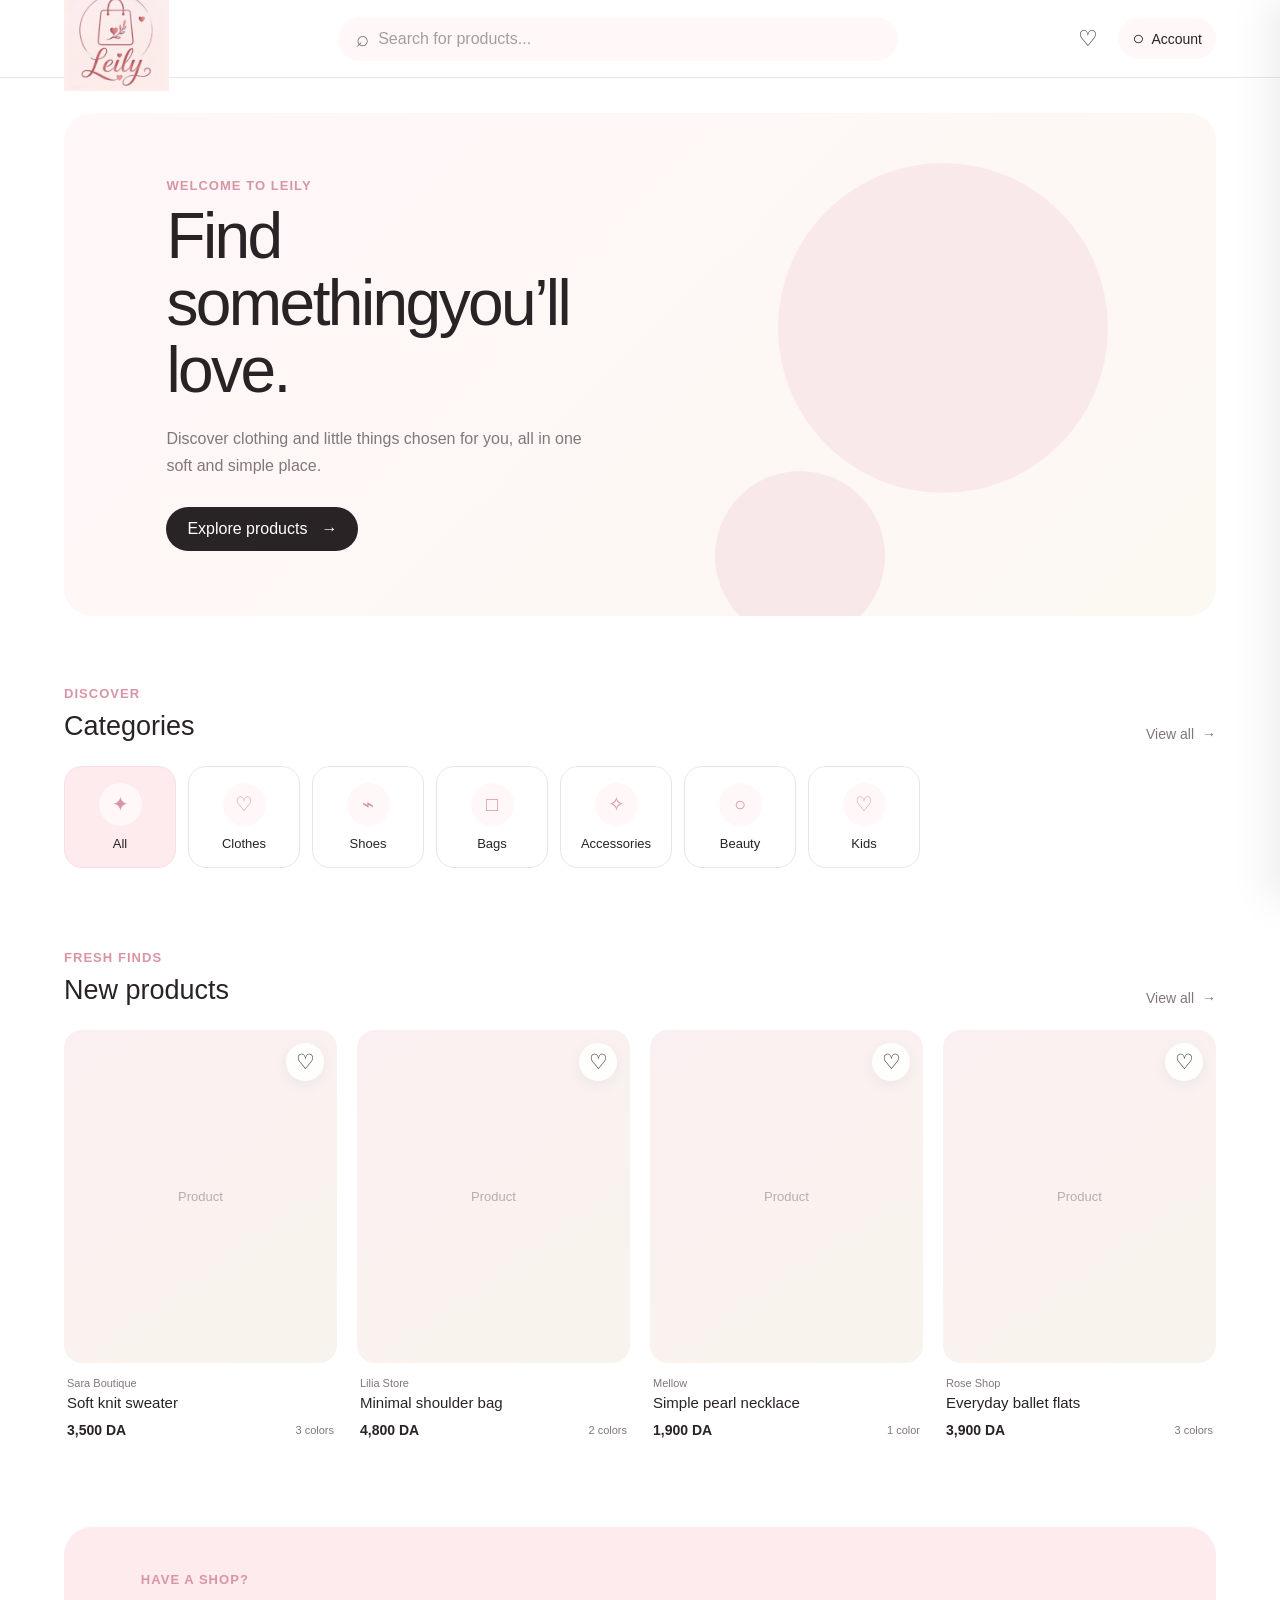
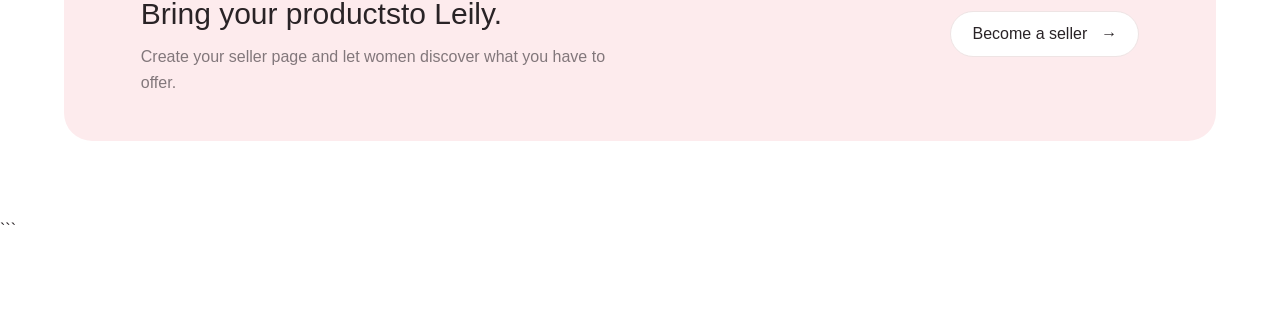
<file: index.html>
<!DOCTYPE html><html lang="en">
<head>
    <meta charset="UTF-8">
    <meta name="viewport" content="width=device-width, initial-scale=1.0"><meta name="theme-color" content="#f8dfe5">
<meta name="description" content="Leily — A soft and simple shopping space for women.">

<link rel="stylesheet" href="style.css">
<link rel="manifest" href="manifest.json">

<title>Leily</title>

</head><body><header class="top-header"><div class="header-left">

    <button class="icon-btn mobile-menu" id="menuBtn">
        ☰
    </button>

    <a href="#" class="logo-container">
        <img src="leily-logo.png" alt="Leily" class="logo">
    </a>

</div>


<div class="search-container">

    <span class="search-icon">
        ⌕
    </span>

    <input
        type="search"
        id="searchInput"
        placeholder="Search for products..."
    >

</div>


<div class="header-actions">

    <button
        class="icon-btn"
        id="savedBtn"
        title="Saved"
    >
        ♡
    </button>


    <button
        class="profile-btn"
        id="profileBtn"
    >

        <span class="profile-icon">
            ○
        </span>

        <span id="accountText">
            Account
        </span>

    </button>

</div>

</header><main><!-- HERO -->

<section class="hero">

    <div class="hero-content">

        <p
            class="small-title"
            data-i18n="welcome"
        >
            Welcome to Leily
        </p>


        <h1 data-i18n="heroTitle">
            Find something<br>
            you’ll love.
        </h1>


        <p
            class="hero-description"
            data-i18n="heroDescription"
        >
            Discover clothing and little things chosen for you,
            all in one soft and simple place.
        </p>


        <button
            class="primary-btn"
            id="exploreBtn"
        >

            <span data-i18n="explore">
                Explore products
            </span>

            <span>
                →
            </span>

        </button>

    </div>


    <div class="hero-decoration">

        <div class="soft-circle circle-one"></div>

        <div class="soft-circle circle-two"></div>

    </div>

</section>



<!-- CATEGORIES -->

<section class="section">

    <div class="section-header">

        <div>

            <p
                class="section-kicker"
                data-i18n="discover"
            >
                Discover
            </p>


            <h2 data-i18n="categories">
                Categories
            </h2>

        </div>


        <button
            class="text-btn"
            id="allCategories"
        >

            <span data-i18n="viewAll">
                View all
            </span>

            →

        </button>

    </div>



    <div class="categories">


        <button
            class="category-card active"
            data-category="all"
        >

            <div class="category-icon">
                ✦
            </div>

            <span data-i18n="all">
                All
            </span>

        </button>


        <button
            class="category-card"
            data-category="clothes"
        >

            <div class="category-icon">
                ♡
            </div>

            <span data-i18n="clothes">
                Clothes
            </span>

        </button>


        <button
            class="category-card"
            data-category="shoes"
        >

            <div class="category-icon">
                ⌁
            </div>

            <span data-i18n="shoes">
                Shoes
            </span>

        </button>


        <button
            class="category-card"
            data-category="bags"
        >

            <div class="category-icon">
                □
            </div>

            <span data-i18n="bags">
                Bags
            </span>

        </button>


        <button
            class="category-card"
            data-category="accessories"
        >

            <div class="category-icon">
                ✧
            </div>

            <span data-i18n="accessories">
                Accessories
            </span>

        </button>


        <button
            class="category-card"
            data-category="beauty"
        >

            <div class="category-icon">
                ○
            </div>

            <span data-i18n="beauty">
                Beauty
            </span>

        </button>


        <button
            class="category-card"
            data-category="kids"
        >

            <div class="category-icon">
                ♡
            </div>

            <span data-i18n="kids">
                Kids
            </span>

        </button>

    </div>

</section>



<!-- NEW PRODUCTS -->

<section class="section products-section">

    <div class="section-header">

        <div>

            <p
                class="section-kicker"
                data-i18n="fresh"
            >
                Fresh finds
            </p>


            <h2 data-i18n="newProducts">
                New products
            </h2>

        </div>


        <button
            class="text-btn"
            id="viewProducts"
        >

            <span data-i18n="viewAll">
                View all
            </span>

            →

        </button>

    </div>



    <div
        class="products-grid"
        id="productsGrid"
    >


        <!-- PRODUCT 1 -->

        <article
            class="product-card"
            data-category="clothes"
            data-product="sweater"
        >

            <div
                class="product-image product-open"
                data-product-link="product.html"
            >

                <div class="placeholder-image">
                    <span>
                        Product
                    </span>
                </div>


                <button
                    class="save-btn"
                    aria-label="Save product"
                    type="button"
                >
                    ♡
                </button>

            </div>


            <div class="product-info product-open"
                 data-product-link="product.html">

                <p class="seller-name">
                    Sara Boutique
                </p>


                <h3>
                    Soft knit sweater
                </h3>


                <div class="product-bottom">

                    <strong>
                        3,500 DA
                    </strong>


                    <span class="product-color">
                        3 colors
                    </span>

                </div>

            </div>

        </article>



        <!-- PRODUCT 2 -->

        <article
            class="product-card"
            data-category="bags"
            data-product="bag"
        >

            <div
                class="product-image product-open"
                data-product-link="product.html"
            >

                <div class="placeholder-image">
                    <span>
                        Product
                    </span>
                </div>


                <button
                    class="save-btn"
                    aria-label="Save product"
                    type="button"
                >
                    ♡
                </button>

            </div>


            <div
                class="product-info product-open"
                data-product-link="product.html"
            >

                <p class="seller-name">
                    Lilia Store
                </p>


                <h3>
                    Minimal shoulder bag
                </h3>


                <div class="product-bottom">

                    <strong>
                        4,800 DA
                    </strong>


                    <span class="product-color">
                        2 colors
                    </span>

                </div>

            </div>

        </article>



        <!-- PRODUCT 3 -->

        <article
            class="product-card"
            data-category="accessories"
            data-product="necklace"
        >

            <div
                class="product-image product-open"
                data-product-link="product.html"
            >

                <div class="placeholder-image">
                    <span>
                        Product
                    </span>
                </div>


                <button
                    class="save-btn"
                    aria-label="Save product"
                    type="button"
                >
                    ♡
                </button>

            </div>


            <div
                class="product-info product-open"
                data-product-link="product.html"
            >

                <p class="seller-name">
                    Mellow
                </p>


                <h3>
                    Simple pearl necklace
                </h3>


                <div class="product-bottom">

                    <strong>
                        1,900 DA
                    </strong>


                    <span class="product-color">
                        1 color
                    </span>

                </div>

            </div>

        </article>



        <!-- PRODUCT 4 -->

        <article
            class="product-card"
            data-category="shoes"
            data-product="flats"
        >

            <div
                class="product-image product-open"
                data-product-link="product.html"
            >

                <div class="placeholder-image">
                    <span>
                        Product
                    </span>
                </div>


                <button
                    class="save-btn"
                    aria-label="Save product"
                    type="button"
                >
                    ♡
                </button>

            </div>


            <div
                class="product-info product-open"
                data-product-link="product.html"
            >

                <p class="seller-name">
                    Rose Shop
                </p>


                <h3>
                    Everyday ballet flats
                </h3>


                <div class="product-bottom">

                    <strong>
                        3,900 DA
                    </strong>


                    <span class="product-color">
                        3 colors
                    </span>

                </div>

            </div>

        </article>

    </div>

</section>



<!-- SELLER CTA -->

<section class="seller-banner">

    <div>

        <p
            class="section-kicker"
            data-i18n="sellerKicker"
        >
            Have a shop?
        </p>


        <h2 data-i18n="sellerTitle">
            Bring your products<br>
            to Leily.
        </h2>


        <p data-i18n="sellerDescription">
            Create your seller page and let women discover
            what you have to offer.
        </p>

    </div>


    <button
        class="secondary-btn"
        id="sellerBtn"
    >

        <span data-i18n="becomeSeller">
            Become a seller
        </span>

        →

    </button>

</section>

</main><!-- BOTTOM NAVIGATION --><nav class="bottom-nav"><button
    class="nav-item active"
    data-page="home"
>

    <span>
        ⌂
    </span>

    <small data-i18n="home">
        Home
    </small>

</button>


<button
    class="nav-item"
    data-page="search"
>

    <span>
        ⌕
    </span>

    <small data-i18n="search">
        Search
    </small>

</button>


<button
    class="nav-item"
    data-page="saved"
>

    <span>
        ♡
    </span>

    <small data-i18n="saved">
        Saved
    </small>

</button>


<button
    class="nav-item"
    data-page="account"
>

    <span>
        ○
    </span>

    <small data-i18n="account">
        Account
    </small>

</button>

</nav><!-- LANGUAGE / ACCOUNT PANEL --><div
    class="overlay"
    id="overlay"
></div><aside
    class="side-panel"
    id="sidePanel"
><button
    class="close-btn"
    id="closePanel"
>
    ×
</button>


<div class="panel-content">

    <p class="section-kicker">
        Leily
    </p>


    <h2 data-i18n="settings">
        Settings
    </h2>



    <div class="setting-card">

        <div>

            <strong data-i18n="language">
                Language
            </strong>


            <p data-i18n="chooseLanguage">
                Choose your language
            </p>

        </div>


        <select id="languageSelect">

            <option value="en">
                English
            </option>

            <option value="ar">
                العربية
            </option>

        </select>

    </div>



    <button class="panel-action">

        <span>
            ♡
        </span>

        <span data-i18n="savedProducts">
            Saved products
        </span>

    </button>



    <button class="panel-action" onclick="window.location.href='account.html'">

        <span>
            ○
        </span>

        <span data-i18n="myAccount">
            My account
        </span>

    </button>


    <button class="panel-action" onclick="window.location.href='seller.html'">

    <span>
        ＋
    </span>

    <span data-i18n="sellerAccount">
        Seller account
    </span>

</button>

</div>

</aside><script src="script.js"></script></body>
</html>
```
</file>
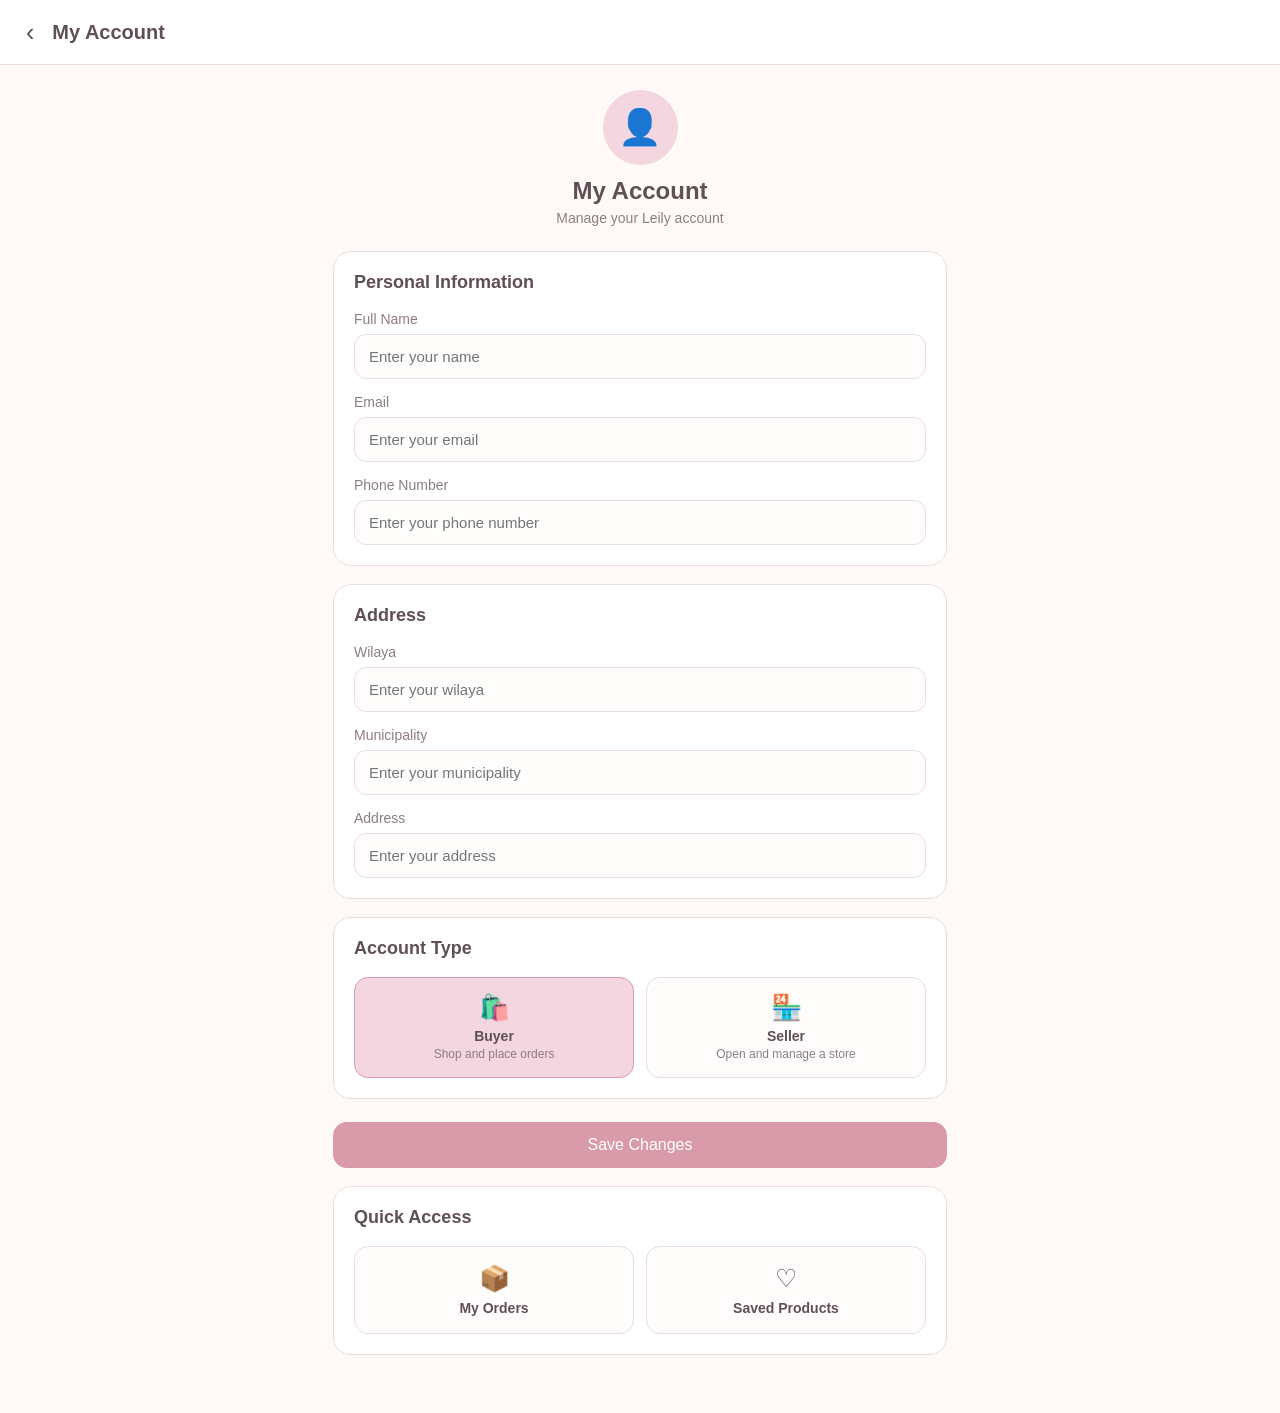
<file: account.html>
<!DOCTYPE html>
<html lang="en">
<head>
    <meta charset="UTF-8">
    <meta name="viewport" content="width=device-width, initial-scale=1.0">

    <title>My Account - Leily</title>

    <style>
        :root {
            --pink: #f3d6df;
            --pink-dark: #d99aaa;
            --cream: #fffaf7;
            --white: #ffffff;
            --text: #5f5055;
            --soft-text: #8d7d83;
            --border: #eadde1;
        }

        * {
            box-sizing: border-box;
        }

        body {
            margin: 0;
            font-family: Arial, sans-serif;
            background: var(--cream);
            color: var(--text);
        }

        .topbar {
            height: 65px;
            background: var(--white);
            display: flex;
            align-items: center;
            padding: 0 20px;
            border-bottom: 1px solid var(--border);
            position: sticky;
            top: 0;
            z-index: 10;
        }

        .back-button {
            border: none;
            background: none;
            font-size: 25px;
            color: var(--text);
            cursor: pointer;
            margin-right: 12px;
        }

        .topbar-title {
            font-size: 20px;
            font-weight: 600;
        }

        .container {
            max-width: 650px;
            margin: 0 auto;
            padding: 25px 18px 40px;
        }

        .welcome {
            text-align: center;
            margin-bottom: 25px;
        }

        .account-icon {
            width: 75px;
            height: 75px;
            border-radius: 50%;
            background: var(--pink);
            display: flex;
            align-items: center;
            justify-content: center;
            margin: 0 auto 12px;
            font-size: 35px;
        }

        .welcome h1 {
            margin: 5px 0;
            font-size: 24px;
            font-weight: 600;
        }

        .welcome p {
            margin: 5px 0;
            color: var(--soft-text);
            font-size: 14px;
        }

        .section {
            background: var(--white);
            border: 1px solid var(--border);
            border-radius: 18px;
            padding: 20px;
            margin-bottom: 18px;
        }

        .section h2 {
            margin: 0 0 18px;
            font-size: 18px;
        }

        .field {
            margin-bottom: 15px;
        }

        .field:last-child {
            margin-bottom: 0;
        }

        label {
            display: block;
            margin-bottom: 7px;
            font-size: 14px;
            color: var(--soft-text);
        }

        input,
        select {
            width: 100%;
            padding: 13px 14px;
            border: 1px solid var(--border);
            border-radius: 12px;
            background: #fffdfc;
            color: var(--text);
            font-size: 15px;
            outline: none;
        }

        input:focus,
        select:focus {
            border-color: var(--pink-dark);
        }

        .role-options {
            display: flex;
            gap: 12px;
        }

        .role-option {
            flex: 1;
            border: 1px solid var(--border);
            border-radius: 14px;
            padding: 15px 10px;
            text-align: center;
            cursor: pointer;
            background: #fffdfc;
            transition: 0.2s;
        }

        .role-option.selected {
            background: var(--pink);
            border-color: var(--pink-dark);
        }

        .role-option .icon {
            font-size: 25px;
            margin-bottom: 6px;
        }

        .role-option strong {
            display: block;
            font-size: 14px;
        }

        .role-option small {
            color: var(--soft-text);
            font-size: 12px;
        }

        .save-button {
            width: 100%;
            border: none;
            border-radius: 14px;
            padding: 14px;
            background: var(--pink-dark);
            color: white;
            font-size: 16px;
            cursor: pointer;
            margin-top: 5px;
        }

        .save-button:hover {
            opacity: 0.9;
        }

        .quick-actions {
            display: grid;
            grid-template-columns: 1fr 1fr;
            gap: 12px;
        }

        .action-card {
            text-decoration: none;
            color: var(--text);
            background: #fffdfc;
            border: 1px solid var(--border);
            border-radius: 14px;
            padding: 17px 12px;
            text-align: center;
        }

        .action-card .icon {
            font-size: 25px;
            margin-bottom: 7px;
        }

        .action-card strong {
            display: block;
            font-size: 14px;
        }

        .message {
            display: none;
            text-align: center;
            color: #7c9a80;
            background: #f2f8f2;
            border-radius: 12px;
            padding: 11px;
            margin-bottom: 15px;
            font-size: 14px;
        }

        @media (max-width: 450px) {
            .role-options {
                flex-direction: column;
            }

            .quick-actions {
                grid-template-columns: 1fr;
            }
        }
    </style>
</head>

<body>

    <header class="topbar">
        <button class="back-button" onclick="window.location.href='index.html'">‹</button>
        <div class="topbar-title">My Account</div>
    </header>

    <main class="container">

        <div class="welcome">
            <div class="account-icon">👤</div>
            <h1>My Account</h1>
            <p>Manage your Leily account</p>
        </div>

        <div id="message" class="message">
            Your information has been saved successfully.
        </div>

        <section class="section">
            <h2>Personal Information</h2>

            <div class="field">
                <label for="name">Full Name</label>
                <input type="text" id="name" placeholder="Enter your name">
            </div>

            <div class="field">
                <label for="email">Email</label>
                <input type="email" id="email" placeholder="Enter your email">
            </div>

            <div class="field">
                <label for="phone">Phone Number</label>
                <input type="tel" id="phone" placeholder="Enter your phone number">
            </div>
        </section>

        <section class="section">
            <h2>Address</h2>

            <div class="field">
                <label for="wilaya">Wilaya</label>
                <input type="text" id="wilaya" placeholder="Enter your wilaya">
            </div>

            <div class="field">
                <label for="municipality">Municipality</label>
                <input type="text" id="municipality" placeholder="Enter your municipality">
            </div>

            <div class="field">
                <label for="address">Address</label>
                <input type="text" id="address" placeholder="Enter your address">
            </div>
        </section>

        <section class="section">
            <h2>Account Type</h2>

            <div class="role-options">

                <div class="role-option selected" id="buyerOption" onclick="selectRole('buyer')">
                    <div class="icon">🛍️</div>
                    <strong>Buyer</strong>
                    <small>Shop and place orders</small>
                </div>

                <div class="role-option" id="sellerOption" onclick="selectRole('seller')">
                    <div class="icon">🏪</div>
                    <strong>Seller</strong>
                    <small>Open and manage a store</small>
                </div>

            </div>
        </section>

        <button class="save-button" onclick="saveAccount()">
            Save Changes
        </button>

        <section class="section" style="margin-top: 18px;">
            <h2>Quick Access</h2>

            <div class="quick-actions">

                <a href="orders.html" class="action-card">
                    <div class="icon">📦</div>
                    <strong>My Orders</strong>
                </a>

                <a href="index.html" class="action-card">
                    <div class="icon">♡</div>
                    <strong>Saved Products</strong>
                </a>

            </div>
        </section>

    </main>

    <script>

        let selectedRole = "buyer";

        function selectRole(role) {

            selectedRole = role;

            const buyer = document.getElementById("buyerOption");
            const seller = document.getElementById("sellerOption");

            buyer.classList.remove("selected");
            seller.classList.remove("selected");

            if (role === "buyer") {
                buyer.classList.add("selected");
            } else {
                seller.classList.add("selected");
            }
        }

        function saveAccount() {

            const account = {
                name: document.getElementById("name").value,
                email: document.getElementById("email").value,
                phone: document.getElementById("phone").value,
                wilaya: document.getElementById("wilaya").value,
                municipality: document.getElementById("municipality").value,
                address: document.getElementById("address").value,
                role: selectedRole
            };

            localStorage.setItem(
                "leilyUserAccount",
                JSON.stringify(account)
            );

            const message = document.getElementById("message");

            message.style.display = "block";

            setTimeout(function() {
                message.style.display = "none";
            }, 2500);
        }

        function loadAccount() {

            const saved = localStorage.getItem("leilyUserAccount");

            if (!saved) return;

            const account = JSON.parse(saved);

            document.getElementById("name").value = account.name || "";
            document.getElementById("email").value = account.email || "";
            document.getElementById("phone").value = account.phone || "";
            document.getElementById("wilaya").value = account.wilaya || "";
            document.getElementById("municipality").value = account.municipality || "";
            document.getElementById("address").value = account.address || "";

            if (account.role) {
                selectRole(account.role);
            }
        }

        loadAccount();

    </script>

</body>
</html>
</file>
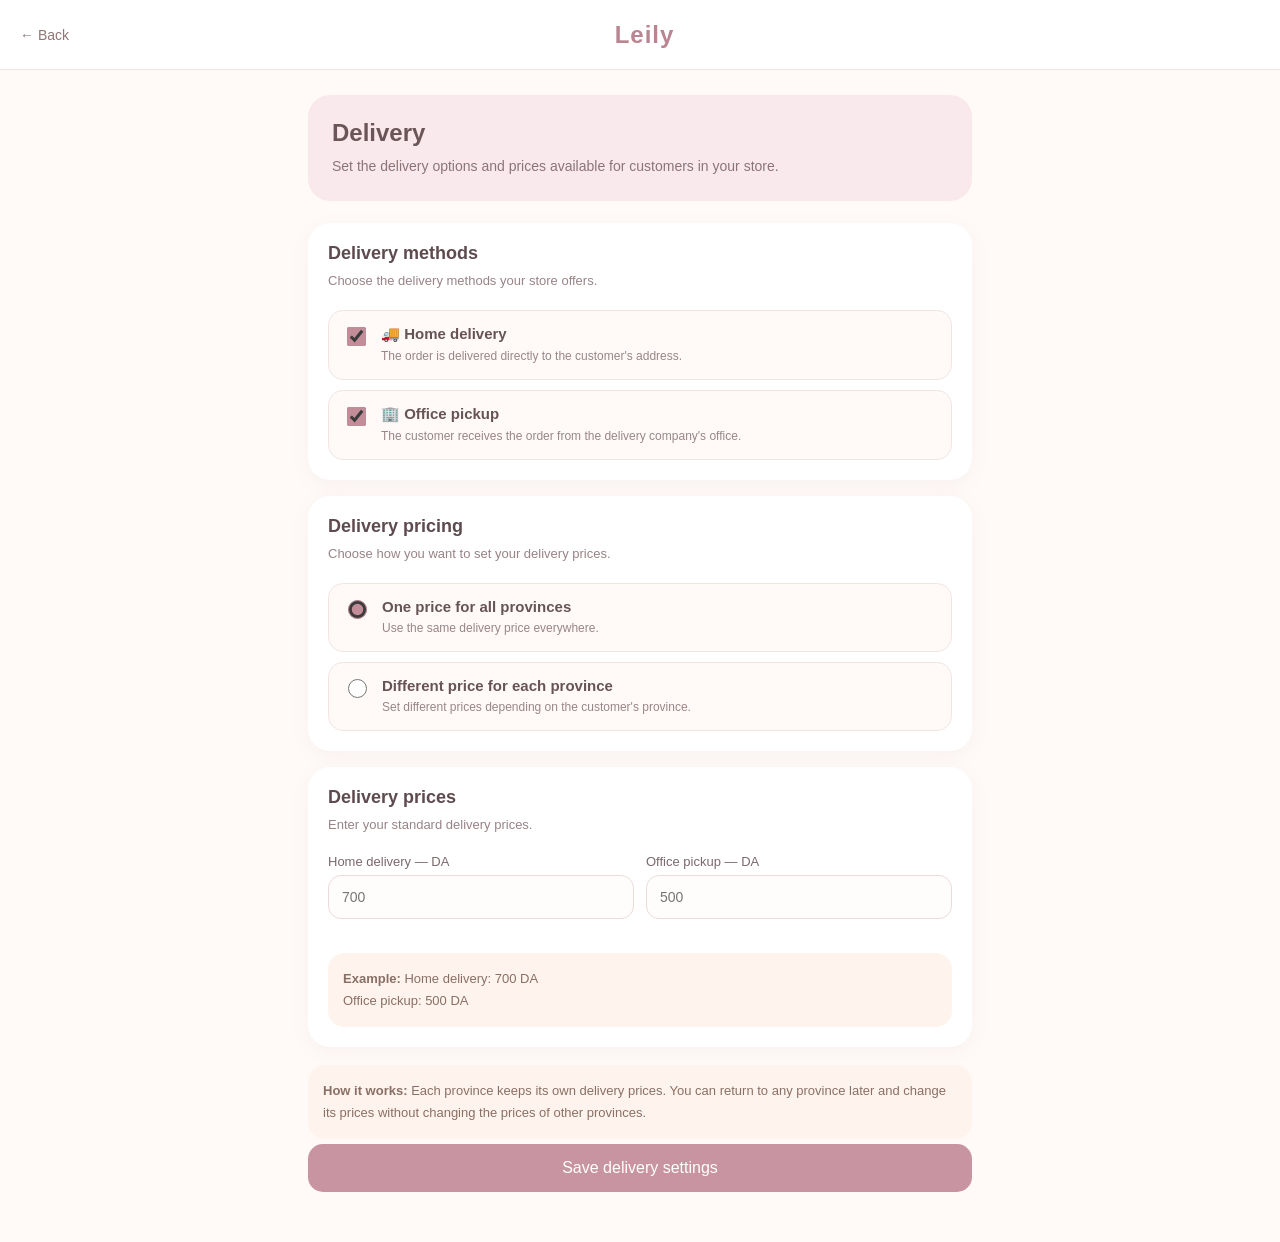
<file: delivery.html>
<!DOCTYPE html>
<html lang="en">
<head>
    <meta charset="UTF-8">
    <meta name="viewport" content="width=device-width, initial-scale=1.0">

    <title>Leily — Delivery</title>

    <style>
        * {
            box-sizing: border-box;
        }

        body {
            margin: 0;
            font-family: Arial, sans-serif;
            background: #fffaf8;
            color: #4f4141;
        }

        .topbar {
            height: 70px;
            display: flex;
            align-items: center;
            justify-content: space-between;
            padding: 0 20px;
            background: #ffffff;
            border-bottom: 1px solid #f1e5e2;
        }

        .back {
            text-decoration: none;
            color: #8d7777;
            font-size: 14px;
        }

        .logo {
            font-size: 24px;
            font-weight: bold;
            color: #b98592;
            letter-spacing: 1px;
        }

        .page {
            max-width: 700px;
            margin: auto;
            padding: 25px 18px 50px;
        }

        .intro {
            background: #f9e9ed;
            border-radius: 22px;
            padding: 24px;
            margin-bottom: 22px;
        }

        .intro h1 {
            margin: 0 0 8px;
            color: #6b5559;
            font-size: 24px;
        }

        .intro p {
            margin: 0;
            color: #8a7478;
            line-height: 1.6;
            font-size: 14px;
        }

        .card {
            background: #ffffff;
            border-radius: 22px;
            padding: 20px;
            margin-bottom: 16px;
            box-shadow: 0 5px 20px rgba(120, 90, 90, 0.06);
        }

        .card h2 {
            margin: 0 0 7px;
            color: #5d4b4f;
            font-size: 18px;
        }

        .card-description {
            margin: 0 0 18px;
            color: #988386;
            font-size: 13px;
            line-height: 1.6;
        }

        .option {
            display: flex;
            align-items: flex-start;
            gap: 12px;
            padding: 14px;
            margin-bottom: 10px;
            background: #fffaf8;
            border: 1px solid #f1e5e2;
            border-radius: 15px;
            cursor: pointer;
        }

        .option:last-child {
            margin-bottom: 0;
        }

        .option input {
            width: 19px;
            height: 19px;
            margin-top: 2px;
            accent-color: #c28c99;
        }

        .option-text {
            flex: 1;
        }

        .option-text strong {
            display: block;
            color: #665357;
            font-size: 15px;
            margin-bottom: 4px;
        }

        .option-text span {
            color: #998589;
            font-size: 12px;
            line-height: 1.5;
        }

        .field {
            margin-bottom: 16px;
        }

        label {
            display: block;
            margin-bottom: 7px;
            color: #6d595e;
            font-size: 14px;
        }

        select,
        input[type="number"] {
            width: 100%;
            padding: 13px;
            border: 1px solid #eadcda;
            border-radius: 13px;
            outline: none;
            font-size: 14px;
            background: #fffdfc;
            color: #5d4b4f;
        }

        select:focus,
        input[type="number"]:focus {
            border-color: #d5aab5;
        }

        .price-row {
            display: grid;
            grid-template-columns: 1fr 1fr;
            gap: 12px;
        }

        .price-label {
            font-size: 13px;
            color: #7b686c;
            margin-bottom: 6px;
        }

        .province-actions {
            display: flex;
            gap: 10px;
            margin-top: 5px;
        }

        .province-button {
            flex: 1;
            border: none;
            background: #f7e5e9;
            color: #795f65;
            padding: 13px;
            border-radius: 13px;
            font-size: 14px;
            cursor: pointer;
        }

        .province-button.delete {
            background: #fff0ed;
            color: #9a6e68;
        }

        .saved-provinces {
            margin-top: 22px;
        }

        .saved-title {
            font-size: 15px;
            font-weight: bold;
            color: #665357;
            margin-bottom: 10px;
        }

        .province-item {
            display: flex;
            align-items: center;
            justify-content: space-between;
            gap: 10px;
            padding: 14px;
            margin-bottom: 9px;
            border: 1px solid #f1e5e2;
            border-radius: 15px;
            background: #fffaf8;
        }

        .province-name {
            font-weight: bold;
            color: #665357;
            font-size: 14px;
        }

        .province-prices {
            color: #8e797d;
            font-size: 12px;
            line-height: 1.6;
            text-align: right;
        }

        .edit-province {
            border: none;
            background: transparent;
            color: #b98592;
            font-size: 12px;
            cursor: pointer;
            padding: 4px;
        }

        .example {
            background: #fff4ed;
            border-radius: 16px;
            padding: 15px;
            color: #896f65;
            font-size: 13px;
            line-height: 1.7;
            margin-top: 18px;
        }

        .save-button {
            width: 100%;
            border: none;
            background: #c994a1;
            color: white;
            padding: 15px;
            border-radius: 15px;
            font-size: 16px;
            cursor: pointer;
            margin-top: 5px;
        }

        .saved-message {
            display: none;
            margin-top: 15px;
            background: #eef7ee;
            color: #617561;
            padding: 13px;
            border-radius: 14px;
            text-align: center;
            font-size: 14px;
        }

        .saved-message.show {
            display: block;
        }

        @media (max-width: 500px) {
            .page {
                padding-left: 14px;
                padding-right: 14px;
            }

            .price-row {
                grid-template-columns: 1fr;
            }

            .province-item {
                align-items: flex-start;
                flex-direction: column;
            }

            .province-prices {
                text-align: left;
            }

            .province-actions {
                flex-direction: column;
            }
        }
    </style>
</head>

<body>

<header class="topbar">

    <a class="back" href="seller.html">
        ← Back
    </a>

    <div class="logo">
        Leily
    </div>

    <div style="width: 40px;"></div>

</header>


<main class="page">

    <section class="intro">

        <h1>
            Delivery
        </h1>

        <p>
            Set the delivery options and prices available
            for customers in your store.
        </p>

    </section>


    <!-- Delivery methods -->

    <section class="card">

        <h2>
            Delivery methods
        </h2>

        <p class="card-description">
            Choose the delivery methods your store offers.
        </p>


        <label class="option">

            <input
                type="checkbox"
                id="homeDelivery"
                checked
            >

            <div class="option-text">

                <strong>
                    🚚 Home delivery
                </strong>

                <span>
                    The order is delivered directly to the customer's address.
                </span>

            </div>

        </label>


        <label class="option">

            <input
                type="checkbox"
                id="officeDelivery"
                checked
            >

            <div class="option-text">

                <strong>
                    🏢 Office pickup
                </strong>

                <span>
                    The customer receives the order from the delivery company's office.
                </span>

            </div>

        </label>

    </section>


    <!-- Pricing model -->

    <section class="card">

        <h2>
            Delivery pricing
        </h2>

        <p class="card-description">
            Choose how you want to set your delivery prices.
        </p>


        <label class="option">

            <input
                type="radio"
                name="pricing"
                value="flat"
                checked
                onchange="changePricing()"
            >

            <div class="option-text">

                <strong>
                    One price for all provinces
                </strong>

                <span>
                    Use the same delivery price everywhere.
                </span>

            </div>

        </label>


        <label class="option">

            <input
                type="radio"
                name="pricing"
                value="province"
                onchange="changePricing()"
            >

            <div class="option-text">

                <strong>
                    Different price for each province
                </strong>

                <span>
                    Set different prices depending on the customer's province.
                </span>

            </div>

        </label>

    </section>


    <!-- Flat pricing -->

    <section class="card" id="flatPricing">

        <h2>
            Delivery prices
        </h2>

        <p class="card-description">
            Enter your standard delivery prices.
        </p>


        <div class="price-row">

            <div class="field">

                <div class="price-label">
                    Home delivery — DA
                </div>

                <input
                    type="number"
                    id="flatHome"
                    placeholder="700"
                    min="0"
                >

            </div>


            <div class="field">

                <div class="price-label">
                    Office pickup — DA
                </div>

                <input
                    type="number"
                    id="flatOffice"
                    placeholder="500"
                    min="0"
                >

            </div>

        </div>


        <div class="example">

            <strong>
                Example:
            </strong>

            Home delivery: 700 DA<br>
            Office pickup: 500 DA

        </div>

    </section>


    <!-- Province pricing -->

    <section class="card" id="provincePricing" style="display: none;">

        <h2>
            Province prices
        </h2>

        <p class="card-description">
            Select a province and set its own delivery prices.
        </p>


        <div class="field">

            <label for="province">
                Province
            </label>

            <select id="province" onchange="loadProvince()">

                <option value="">
                    Select a province
                </option>

                <option value="Adrar">Adrar</option>
                <option value="Chlef">Chlef</option>
                <option value="Laghouat">Laghouat</option>
                <option value="Oum El Bouaghi">Oum El Bouaghi</option>
                <option value="Batna">Batna</option>
                <option value="Béjaïa">Béjaïa</option>
                <option value="Biskra">Biskra</option>
                <option value="Béchar">Béchar</option>
                <option value="Blida">Blida</option>
                <option value="Bouira">Bouira</option>
                <option value="Tamanrasset">Tamanrasset</option>
                <option value="Tébessa">Tébessa</option>
                <option value="Tlemcen">Tlemcen</option>
                <option value="Tiaret">Tiaret</option>
                <option value="Tizi Ouzou">Tizi Ouzou</option>
                <option value="Algiers">Algiers</option>
                <option value="Djelfa">Djelfa</option>
                <option value="Jijel">Jijel</option>
                <option value="Sétif">Sétif</option>
                <option value="Saïda">Saïda</option>
                <option value="Skikda">Skikda</option>
                <option value="Sidi Bel Abbès">Sidi Bel Abbès</option>
                <option value="Annaba">Annaba</option>
                <option value="Guelma">Guelma</option>
                <option value="Constantine">Constantine</option>
                <option value="Médéa">Médéa</option>
                <option value="Mostaganem">Mostaganem</option>
                <option value="M'Sila">M'Sila</option>
                <option value="Mascara">Mascara</option>
                <option value="Ouargla">Ouargla</option>
                <option value="Oran">Oran</option>
                <option value="El Bayadh">El Bayadh</option>
                <option value="Illizi">Illizi</option>
                <option value="Bordj Bou Arréridj">Bordj Bou Arréridj</option>
                <option value="Boumerdès">Boumerdès</option>
                <option value="El Tarf">El Tarf</option>
                <option value="Tindouf">Tindouf</option>
                <option value="Tissemsilt">Tissemsilt</option>
                <option value="El Oued">El Oued</option>
                <option value="Khenchela">Khenchela</option>
                <option value="Souk Ahras">Souk Ahras</option>
                <option value="Tipaza">Tipaza</option>
                <option value="Mila">Mila</option>
                <option value="Aïn Defla">Aïn Defla</option>
                <option value="Naâma">Naâma</option>
                <option value="Aïn Témouchent">Aïn Témouchent</option>
                <option value="Ghardaïa">Ghardaïa</option>
                <option value="Relizane">Relizane</option>
                <option value="Timimoun">Timimoun</option>
                <option value="Bordj Badji Mokhtar">Bordj Badji Mokhtar</option>
                <option value="Ouled Djellal">Ouled Djellal</option>
                <option value="Béni Abbès">Béni Abbès</option>
                <option value="In Salah">In Salah</option>
                <option value="In Guezzam">In Guezzam</option>
                <option value="Touggourt">Touggourt</option>
                <option value="Djanet">Djanet</option>
                <option value="El M'Ghair">El M'Ghair</option>
                <option value="El Meniaa">El Meniaa</option>

            </select>

        </div>


        <div class="price-row">

            <div class="field">

                <div class="price-label">
                    Home delivery — DA
                </div>

                <input
                    type="number"
                    id="provinceHome"
                    placeholder="700"
                    min="0"
                >

            </div>


            <div class="field">

                <div class="price-label">
                    Office pickup — DA
                </div>

                <input
                    type="number"
                    id="provinceOffice"
                    placeholder="500"
                    min="0"
                >

            </div>

        </div>


        <div class="province-actions">

            <button
                class="province-button"
                onclick="saveProvince()"
            >
                Save province
            </button>

            <button
                class="province-button delete"
                onclick="deleteProvince()"
            >
                Delete province
            </button>

        </div>


        <div class="saved-provinces">

            <div class="saved-title">
                Saved provinces
            </div>

            <div id="provinceList"></div>

        </div>

    </section>


    <div class="example">

        <strong>
            How it works:
        </strong>

        Each province keeps its own delivery prices.
        You can return to any province later and change
        its prices without changing the prices of other provinces.

    </div>


    <button
        class="save-button"
        onclick="saveDelivery()"
    >
        Save delivery settings
    </button>


    <div
        id="savedMessage"
        class="saved-message"
    >
        ✓ Delivery settings saved successfully.
    </div>

</main>


<script>

    /*
        Temporary local storage.

        Later, this will be replaced with Supabase
        so the seller's delivery settings are saved
        to her actual account.
    */

    let provincePrices =
        JSON.parse(
            localStorage.getItem("leilyDeliveryPrices") || "{}"
        );


    function changePricing() {

        const selected =
            document.querySelector(
                'input[name="pricing"]:checked'
            ).value;

        const flatPricing =
            document.getElementById("flatPricing");

        const provincePricing =
            document.getElementById("provincePricing");


        if (selected === "flat") {

            flatPricing.style.display = "block";
            provincePricing.style.display = "none";

        } else {

            flatPricing.style.display = "none";
            provincePricing.style.display = "block";

            renderProvinceList();
        }
    }


    function loadProvince() {

        const province =
            document.getElementById("province").value;

        const homeInput =
            document.getElementById("provinceHome");

        const officeInput =
            document.getElementById("provinceOffice");


        if (!province) {

            homeInput.value = "";
            officeInput.value = "";

            return;
        }


        if (provincePrices[province]) {

            homeInput.value =
                provincePrices[province].home ?? "";

            officeInput.value =
                provincePrices[province].office ?? "";

        } else {

            homeInput.value = "";
            officeInput.value = "";

        }
    }


    function saveProvince() {

        const province =
            document.getElementById("province").value;

        const home =
            document.getElementById("provinceHome").value;

        const office =
            document.getElementById("provinceOffice").value;


        if (!province) {

            alert(
                "Please select a province."
            );

            return;
        }


        const homeEnabled =
            document.getElementById("homeDelivery").checked;

        const officeEnabled =
            document.getElementById("officeDelivery").checked;


        if (homeEnabled && !home) {

            alert(
                "Please enter the home delivery price."
            );

            return;
        }


        if (officeEnabled && !office) {

            alert(
                "Please enter the office pickup price."
            );

            return;
        }


        provincePrices[province] = {

            home: homeEnabled
                ? Number(home)
                : null,

            office: officeEnabled
                ? Number(office)
                : null

        };


        localStorage.setItem(
            "leilyDeliveryPrices",
            JSON.stringify(provincePrices)
        );


        renderProvinceList();


        alert(
            province + " delivery prices saved."
        );

    }


    function deleteProvince() {

        const province =
            document.getElementById("province").value;


        if (!province) {

            alert(
                "Please select a province first."
            );

            return;
        }


        if (!provincePrices[province]) {

            alert(
                "This province has no saved prices."
            );

            return;
        }


        delete provincePrices[province];


        localStorage.setItem(
            "leilyDeliveryPrices",
            JSON.stringify(provincePrices)
        );


        document.getElementById("provinceHome").value = "";
        document.getElementById("provinceOffice").value = "";


        renderProvinceList();


        alert(
            province + " has been removed."
        );

    }


    function editProvince(province) {

        document.getElementById("province").value =
            province;

        loadProvince();

        window.scrollTo({
            top: 0,
            behavior: "smooth"
        });

    }


    function renderProvinceList() {

        const list =
            document.getElementById("provinceList");

        list.innerHTML = "";


        const provinces =
            Object.keys(provincePrices);


        if (provinces.length === 0) {

            list.innerHTML =
                '<div style="color:#998589;font-size:13px;">No provinces saved yet.</div>';

            return;
        }


        provinces.forEach(function(province) {

            const data =
                provincePrices[province];


            const item =
                document.createElement("div");

            item.className =
                "province-item";


            let prices = "";


            if (data.home !== null) {

                prices +=
                    "Home: " +
                    data.home +
                    " DA";

            }


            if (
                data.home !== null &&
                data.office !== null
            ) {

                prices += " · ";

            }


            if (data.office !== null) {

                prices +=
                    "Office: " +
                    data.office +
                    " DA";

            }


            item.innerHTML = `

                <div>

                    <div class="province-name">
                        ${province}
                    </div>

                    <div class="province-prices">
                        ${prices}
                    </div>

                </div>

                <button
                    class="edit-province"
                    onclick="editProvince('${province.replace(/'/g, "\\'")}')"
                >
                    Edit
                </button>

            `;


            list.appendChild(item);

        });

    }


    function saveDelivery() {

        const home =
            document.getElementById("homeDelivery").checked;

        const office =
            document.getElementById("officeDelivery").checked;


        if (!home && !office) {

            alert(
                "Please select at least one delivery method."
            );

            return;
        }


        const selectedPricing =
            document.querySelector(
                'input[name="pricing"]:checked'
            ).value;


        if (selectedPricing === "flat") {

            if (home) {

                const homePrice =
                    document.getElementById("flatHome").value;

                if (!homePrice) {

                    alert(
                        "Please enter the home delivery price."
                    );

                    return;
                }
            }


            if (office) {

                const officePrice =
                    document.getElementById("flatOffice").value;

                if (!officePrice) {

                    alert(
                        "Please enter the office pickup price."
                    );

                    return;
                }
            }


            localStorage.setItem(
                "leilyFlatHome",
                document.getElementById("flatHome").value
            );

            localStorage.setItem(
                "leilyFlatOffice",
                document.getElementById("flatOffice").value
            );

        } else {

            if (Object.keys(provincePrices).length === 0) {

                alert(
                    "Please save at least one province."
                );

                return;
            }

        }


        localStorage.setItem(
            "leilyDeliveryHome",
            home
        );

        localStorage.setItem(
            "leilyDeliveryOffice",
            office
        );


        document
            .getElementById("savedMessage")
            .classList.add("show");

    }


    /*
        Load previously saved settings.
    */

    const savedHome =
        localStorage.getItem("leilyDeliveryHome");

    const savedOffice =
        localStorage.getItem("leilyDeliveryOffice");


    if (savedHome !== null) {

        document.getElementById("homeDelivery").checked =
            savedHome === "true";

    }


    if (savedOffice !== null) {

        document.getElementById("officeDelivery").checked =
            savedOffice === "true";

    }


    const savedFlatHome =
        localStorage.getItem("leilyFlatHome");

    const savedFlatOffice =
        localStorage.getItem("leilyFlatOffice");


    if (savedFlatHome !== null) {

        document.getElementById("flatHome").value =
            savedFlatHome;

    }


    if (savedFlatOffice !== null) {

        document.getElementById("flatOffice").value =
            savedFlatOffice;

    }


    renderProvinceList();

</script>

</body>
</html>
</file>
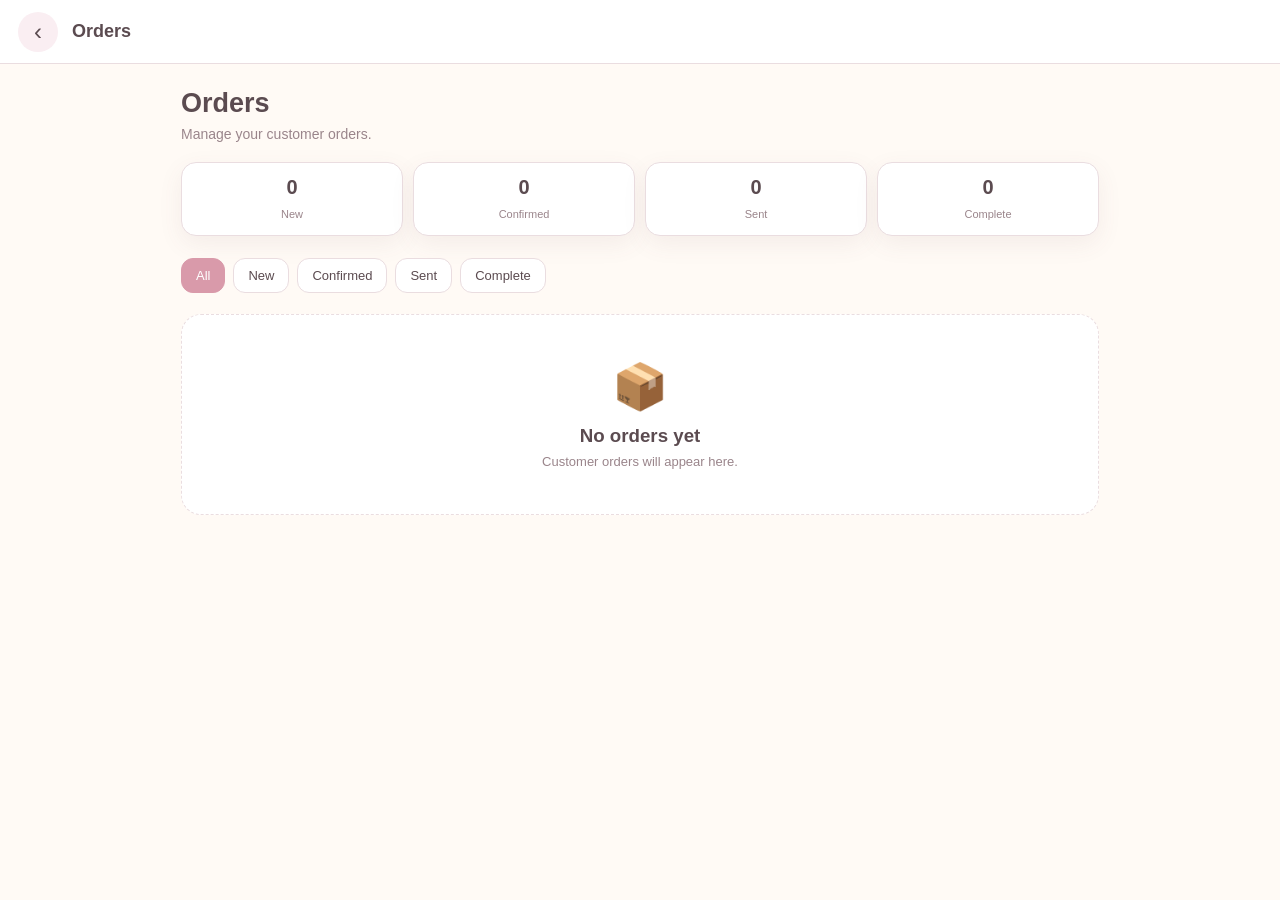
<file: orders.html>
<!DOCTYPE html>
<html lang="en">
<head>
    <meta charset="UTF-8">
    <meta name="viewport" content="width=device-width, initial-scale=1.0">

    <title>Orders - Leily</title>

    <style>
        :root {
            --pink: #f3d6df;
            --pink-dark: #d99aaa;
            --pink-soft: #faeef2;
            --cream: #fffaf5;
            --white: #ffffff;
            --text: #5b4b50;
            --muted: #9a858b;
            --border: #eadde0;
            --shadow: 0 8px 24px rgba(110, 75, 85, 0.08);
            --green: #86a98d;
            --blue: #91a9c0;
            --orange: #c79a72;
        }

        * {
            box-sizing: border-box;
        }

        body {
            margin: 0;
            background: var(--cream);
            color: var(--text);
            font-family: Arial, sans-serif;
        }

        button {
            font: inherit;
            cursor: pointer;
        }

        /* TOP BAR */

        .topbar {
            height: 64px;
            background: var(--white);
            border-bottom: 1px solid var(--border);
            display: flex;
            align-items: center;
            padding: 0 18px;
            gap: 14px;
            position: sticky;
            top: 0;
            z-index: 20;
        }

        .back-btn {
            text-decoration: none;
            color: var(--text);
            font-size: 24px;
            width: 40px;
            height: 40px;
            display: flex;
            align-items: center;
            justify-content: center;
            border-radius: 50%;
            background: var(--pink-soft);
        }

        .topbar-title {
            font-size: 18px;
            font-weight: 600;
        }

        /* PAGE */

        .page {
            width: min(100%, 950px);
            margin: 0 auto;
            padding: 24px 16px 60px;
        }

        .page-header {
            margin-bottom: 20px;
        }

        .page-header h1 {
            margin: 0;
            font-size: 27px;
        }

        .page-header p {
            margin: 7px 0 0;
            color: var(--muted);
            font-size: 14px;
        }

        /* SUMMARY */

        .summary {
            display: grid;
            grid-template-columns: repeat(4, 1fr);
            gap: 10px;
            margin-bottom: 22px;
        }

        .summary-card {
            background: var(--white);
            border: 1px solid var(--border);
            border-radius: 15px;
            padding: 13px;
            text-align: center;
            box-shadow: var(--shadow);
        }

        .summary-number {
            display: block;
            font-size: 20px;
            font-weight: 700;
            margin-bottom: 5px;
        }

        .summary-label {
            color: var(--muted);
            font-size: 11px;
        }

        /* FILTERS */

        .filters {
            display: flex;
            gap: 8px;
            overflow-x: auto;
            padding-bottom: 4px;
            margin-bottom: 17px;
        }

        .filter-btn {
            border: 1px solid var(--border);
            background: var(--white);
            color: var(--text);
            border-radius: 12px;
            padding: 9px 14px;
            white-space: nowrap;
            font-size: 13px;
        }

        .filter-btn.active {
            background: var(--pink-dark);
            border-color: var(--pink-dark);
            color: white;
        }

        /* ORDER LIST */

        .orders-list {
            display: flex;
            flex-direction: column;
            gap: 14px;
        }

        .order-card {
            background: var(--white);
            border: 1px solid var(--border);
            border-radius: 19px;
            padding: 16px;
            box-shadow: var(--shadow);
        }

        .order-top {
            display: flex;
            justify-content: space-between;
            align-items: flex-start;
            gap: 12px;
            margin-bottom: 14px;
        }

        .order-number {
            font-size: 13px;
            color: var(--muted);
        }

        .order-date {
            font-size: 12px;
            color: var(--muted);
            margin-top: 4px;
        }

        .status {
            padding: 6px 10px;
            border-radius: 10px;
            font-size: 11px;
            font-weight: 600;
            white-space: nowrap;
        }

        .status.new {
            background: var(--pink-soft);
            color: var(--pink-dark);
        }

        .status.confirmed {
            background: #edf4ee;
            color: var(--green);
        }

        .status.sent {
            background: #eef3f8;
            color: var(--blue);
        }

        .status.complete {
            background: #f2eee9;
            color: #8c7662;
        }

        /* CUSTOMER */

        .section-title {
            font-size: 13px;
            font-weight: 700;
            margin: 14px 0 8px;
        }

        .customer-box {
            background: #fffdfc;
            border: 1px solid var(--border);
            border-radius: 13px;
            padding: 11px 12px;
        }

        .customer-row {
            display: flex;
            justify-content: space-between;
            gap: 12px;
            padding: 5px 0;
            font-size: 13px;
        }

        .customer-row span:first-child {
            color: var(--muted);
        }

        .customer-row span:last-child {
            text-align: right;
        }

        /* PRODUCT */

        .product-box {
            display: flex;
            gap: 12px;
            align-items: center;
            background: #fffdfc;
            border: 1px solid var(--border);
            border-radius: 13px;
            padding: 10px;
        }

        .product-image {
            width: 65px;
            height: 65px;
            border-radius: 11px;
            overflow: hidden;
            background: var(--pink-soft);
            flex-shrink: 0;
            display: flex;
            align-items: center;
            justify-content: center;
        }

        .product-image img {
            width: 100%;
            height: 100%;
            object-fit: cover;
        }

        .placeholder-image {
            font-size: 27px;
            opacity: 0.5;
        }

        .product-details {
            flex: 1;
            min-width: 0;
        }

        .product-name {
            font-weight: 600;
            font-size: 14px;
            margin-bottom: 5px;
        }

        .product-meta {
            color: var(--muted);
            font-size: 12px;
            line-height: 1.6;
        }

        .product-total {
            font-weight: 700;
            color: var(--pink-dark);
            font-size: 14px;
            white-space: nowrap;
        }

        /* PAYMENT */

        .payment-box {
            background: var(--pink-soft);
            border-radius: 13px;
            padding: 11px 12px;
            margin-top: 10px;
            font-size: 13px;
        }

        .payment-box strong {
            font-weight: 600;
        }

        .payment-note {
            color: var(--muted);
            font-size: 11px;
            margin-top: 5px;
            line-height: 1.5;
        }

        /* ACTIONS */

        .order-actions {
            display: flex;
            gap: 8px;
            margin-top: 15px;
            padding-top: 14px;
            border-top: 1px solid var(--border);
        }

        .action-btn {
            flex: 1;
            border-radius: 11px;
            padding: 10px;
            font-size: 12px;
        }

        .primary-action {
            background: var(--pink-dark);
            color: white;
            border: 1px solid var(--pink-dark);
        }

        .secondary-action {
            background: white;
            color: var(--text);
            border: 1px solid var(--border);
        }

        .danger-action {
            color: #bd7d87;
            background: white;
            border: 1px solid #ead8dc;
        }

        /* EMPTY */

        .empty-state {
            background: var(--white);
            border: 1px dashed var(--border);
            border-radius: 20px;
            padding: 45px 20px;
            text-align: center;
        }

        .empty-icon {
            font-size: 45px;
            margin-bottom: 12px;
        }

        .empty-state h3 {
            margin: 0 0 7px;
        }

        .empty-state p {
            color: var(--muted);
            font-size: 13px;
            margin: 0;
        }

        /* MOBILE */

        @media (max-width: 650px) {

            .page {
                padding: 20px 13px 50px;
            }

            .page-header h1 {
                font-size: 23px;
            }

            .summary {
                grid-template-columns: repeat(2, 1fr);
            }

            .summary-card {
                padding: 11px;
            }

            .order-card {
                padding: 13px;
            }

            .customer-row {
                flex-direction: column;
                gap: 2px;
            }

            .customer-row span:last-child {
                text-align: left;
            }

            .order-actions {
                flex-wrap: wrap;
            }

            .action-btn {
                min-width: 45%;
            }
        }
    </style>
</head>

<body>

    <!-- TOP BAR -->

    <div class="topbar">

        <a href="seller.html" class="back-btn">
            ‹
        </a>

        <div class="topbar-title">
            Orders
        </div>

    </div>


    <!-- PAGE -->

    <main class="page">

        <div class="page-header">

            <h1>
                Orders
            </h1>

            <p>
                Manage your customer orders.
            </p>

        </div>


        <!-- SUMMARY -->

        <div class="summary">

            <div class="summary-card">
                <span
                    class="summary-number"
                    id="newCount"
                >
                    0
                </span>

                <span class="summary-label">
                    New
                </span>
            </div>


            <div class="summary-card">
                <span
                    class="summary-number"
                    id="confirmedCount"
                >
                    0
                </span>

                <span class="summary-label">
                    Confirmed
                </span>
            </div>


            <div class="summary-card">
                <span
                    class="summary-number"
                    id="sentCount"
                >
                    0
                </span>

                <span class="summary-label">
                    Sent
                </span>
            </div>


            <div class="summary-card">
                <span
                    class="summary-number"
                    id="completeCount"
                >
                    0
                </span>

                <span class="summary-label">
                    Complete
                </span>
            </div>

        </div>


        <!-- FILTERS -->

        <div class="filters">

            <button
                class="filter-btn active"
                data-filter="all"
                onclick="setFilter('all', this)"
            >
                All
            </button>

            <button
                class="filter-btn"
                data-filter="New"
                onclick="setFilter('New', this)"
            >
                New
            </button>

            <button
                class="filter-btn"
                data-filter="Confirmed"
                onclick="setFilter('Confirmed', this)"
            >
                Confirmed
            </button>

            <button
                class="filter-btn"
                data-filter="Sent"
                onclick="setFilter('Sent', this)"
            >
                Sent
            </button>

            <button
                class="filter-btn"
                data-filter="Complete"
                onclick="setFilter('Complete', this)"
            >
                Complete
            </button>

        </div>


        <!-- ORDERS -->

        <div
            id="ordersList"
            class="orders-list"
        ></div>


        <!-- EMPTY -->

        <div
            id="emptyState"
            class="empty-state"
        >

            <div class="empty-icon">
                📦
            </div>

            <h3>
                No orders yet
            </h3>

            <p>
                Customer orders will appear here.
            </p>

        </div>

    </main>


    <script>

        /*
         * ==========================================
         * LEILY - SELLER ORDERS
         * ==========================================
         *
         * This page is currently prepared for
         * the prototype stage.
         *
         * Later, real orders will come from
         * Supabase.
         */


        const ORDERS_KEY = "leilySellerOrders";

        let orders = [];

        let currentFilter = "all";


        /* ==========================================
           LOAD ORDERS
        ========================================== */

        function loadOrders() {

            try {

                const saved =
                    localStorage.getItem(
                        ORDERS_KEY
                    );

                orders = saved
                    ? JSON.parse(saved)
                    : [];

            } catch (error) {

                console.error(
                    "Could not load orders:",
                    error
                );

                orders = [];
            }


            updateSummary();

            renderOrders();
        }


        /* ==========================================
           SUMMARY
        ========================================== */

        function updateSummary() {

            const newOrders =
                orders.filter(
                    order =>
                        order.status === "New"
                ).length;


            const confirmed =
                orders.filter(
                    order =>
                        order.status === "Confirmed"
                ).length;


            const sent =
                orders.filter(
                    order =>
                        order.status === "Sent"
                ).length;


            const complete =
                orders.filter(
                    order =>
                        order.status === "Complete"
                ).length;


            document.getElementById(
                "newCount"
            ).textContent = newOrders;


            document.getElementById(
                "confirmedCount"
            ).textContent = confirmed;


            document.getElementById(
                "sentCount"
            ).textContent = sent;


            document.getElementById(
                "completeCount"
            ).textContent = complete;
        }


        /* ==========================================
           FILTER
        ========================================== */

        function setFilter(
            filter,
            button
        ) {

            currentFilter = filter;


            document
                .querySelectorAll(".filter-btn")
                .forEach(btn => {

                    btn.classList.remove(
                        "active"
                    );

                });


            button.classList.add("active");


            renderOrders();
        }


        /* ==========================================
           RENDER ORDERS
        ========================================== */

        function renderOrders() {

            const list =
                document.getElementById(
                    "ordersList"
                );

            const empty =
                document.getElementById(
                    "emptyState"
                );


            list.innerHTML = "";


            let filteredOrders =
                orders;


            if (
                currentFilter !== "all"
            ) {

                filteredOrders =
                    orders.filter(
                        order =>
                            order.status ===
                            currentFilter
                    );
            }


            if (
                filteredOrders.length === 0
            ) {

                empty.style.display = "block";

                return;
            }


            empty.style.display = "none";


            filteredOrders.forEach(
                order => {

                    list.appendChild(
                        createOrderCard(order)
                    );

                }
            );
        }


        /* ==========================================
           CREATE ORDER CARD
        ========================================== */

        function createOrderCard(order) {

            const card =
                document.createElement(
                    "div"
                );


            card.className =
                "order-card";


            const product =
                order.product || {};


            const customer =
                order.customer || {};


            const payment =
                order.payment || {};


            const image =
                product.image ||
                product.images?.[0] ||
                "";


            const statusClass =
                String(order.status || "New")
                    .toLowerCase();


            const nextAction =
                getNextAction(order.status);


            card.innerHTML = `

                <div class="order-top">

                    <div>

                        <div class="order-number">
                            Order #${escapeHTML(
                                order.id || "0001"
                            )}
                        </div>

                        <div class="order-date">
                            ${formatDate(
                                order.createdAt
                            )}
                        </div>

                    </div>


                    <span
                        class="status ${statusClass}"
                    >
                        ${escapeHTML(
                            order.status || "New"
                        )}
                    </span>

                </div>


                <div class="section-title">
                    Customer
                </div>


                <div class="customer-box">

                    <div class="customer-row">
                        <span>Name</span>
                        <span>
                            ${escapeHTML(
                                customer.name || "—"
                            )}
                        </span>
                    </div>


                    <div class="customer-row">
                        <span>Phone</span>
                        <span>
                            ${escapeHTML(
                                customer.phone || "—"
                            )}
                        </span>
                    </div>


                    <div class="customer-row">
                        <span>Wilaya</span>
                        <span>
                            ${escapeHTML(
                                customer.wilaya || "—"
                            )}
                        </span>
                    </div>


                    <div class="customer-row">
                        <span>Municipality</span>
                        <span>
                            ${escapeHTML(
                                customer.municipality || "—"
                            )}
                        </span>
                    </div>


                    <div class="customer-row">
                        <span>Address</span>
                        <span>
                            ${escapeHTML(
                                customer.address || "—"
                            )}
                        </span>
                    </div>

                </div>


                <div class="section-title">
                    Product
                </div>


                <div class="product-box">

                    <div class="product-image">

                        ${
                            image

                            ? `<img
                                src="${image}"
                                alt="Product"
                            >`

                            : `<div class="placeholder-image">
                                🛍️
                            </div>`
                        }

                    </div>


                    <div class="product-details">

                        <div class="product-name">
                            ${escapeHTML(
                                product.name || "Product"
                            )}
                        </div>


                        <div class="product-meta">

                            Quantity:
                            ${product.quantity || 1}

                            ${
                                product.size
                                ? `<br>Size: ${escapeHTML(
                                    product.size
                                )}`
                                : ""
                            }

                            ${
                                product.color
                                ? `<br>Color: ${escapeHTML(
                                    product.color
                                )}`
                                : ""
                            }

                        </div>

                    </div>


                    <div class="product-total">

                        ${formatPrice(
                            order.total ||
                            product.price ||
                            0
                        )}
                        DA

                    </div>

                </div>


                <div class="payment-box">

                    <strong>
                        Payment:
                    </strong>

                    ${escapeHTML(
                        payment.method ||
                        "Cash on delivery"
                    )}

                    ${
                        payment.note
                        ? `<div class="payment-note">
                            ${escapeHTML(
                                payment.note
                            )}
                        </div>`
                        : ""
                    }

                </div>


                <div class="order-actions">

                    ${
                        nextAction

                        ? `<button
                            class="action-btn primary-action"
                            onclick="advanceOrder('${order.id}')"
                        >
                            ${nextAction}
                        </button>`

                        : ""
                    }


                    <button
                        class="action-btn secondary-action"
                        onclick="viewOrder('${order.id}')"
                    >
                        View Details
                    </button>

                </div>

            `;


            return card;
        }


        /* ==========================================
           NEXT STATUS
        ========================================== */

        function getNextAction(status) {

            if (status === "New") {
                return "Confirm Order";
            }

            if (status === "Confirmed") {
                return "Mark as Sent";
            }

            if (status === "Sent") {
                return "Mark Complete";
            }

            return "";
        }


        /* ==========================================
           ADVANCE ORDER
        ========================================== */

        function advanceOrder(id) {

            const index =
                orders.findIndex(
                    order =>
                        order.id === id
                );


            if (index === -1) {
                return;
            }


            const order =
                orders[index];


            if (
                order.status === "New"
            ) {

                order.status =
                    "Confirmed";

            }

            else if (
                order.status === "Confirmed"
            ) {

                order.status =
                    "Sent";

            }

            else if (
                order.status === "Sent"
            ) {

                order.status =
                    "Complete";

            }


            order.updatedAt =
                new Date().toISOString();


            try {

                localStorage.setItem(
                    ORDERS_KEY,
                    JSON.stringify(orders)
                );

            } catch (error) {

                console.error(error);

                alert(
                    "Could not save the order status."
                );

                return;
            }


            updateSummary();

            renderOrders();
        }


        /* ==========================================
           VIEW ORDER
        ========================================== */

        function viewOrder(id) {

            const order =
                orders.find(
                    item =>
                        item.id === id
                );


            if (!order) {
                return;
            }


            const customer =
                order.customer || {};


            const product =
                order.product || {};


            alert(
                "Order Details\n\n" +

                "Order: #" +
                (order.id || "") +

                "\n\nCustomer: " +
                (customer.name || "—") +

                "\nPhone: " +
                (customer.phone || "—") +

                "\nWilaya: " +
                (customer.wilaya || "—") +

                "\nMunicipality: " +
                (customer.municipality || "—") +

                "\nAddress: " +
                (customer.address || "—") +

                "\n\nProduct: " +
                (product.name || "—") +

                "\nQuantity: " +
                (product.quantity || 1) +

                "\n\nStatus: " +
                (order.status || "New")
            );
        }


        /* ==========================================
           FORMAT DATE
        ========================================== */

        function formatDate(date) {

            if (!date) {
                return "Date unavailable";
            }


            const parsed =
                new Date(date);


            if (
                Number.isNaN(
                    parsed.getTime()
                )
            ) {

                return "Date unavailable";
            }


            return parsed.toLocaleDateString(
                "en-GB",
                {
                    day: "2-digit",
                    month: "short",
                    year: "numeric"
                }
            );
        }


        /* ==========================================
           FORMAT PRICE
        ========================================== */

        function formatPrice(value) {

            return Number(
                value || 0
            ).toLocaleString(
                "en-US"
            );
        }


        /* ==========================================
           ESCAPE HTML
        ========================================== */

        function escapeHTML(value) {

            return String(
                value ?? ""
            )
            .replace(
                /&/g,
                "&amp;"
            )
            .replace(
                /</g,
                "&lt;"
            )
            .replace(
                />/g,
                "&gt;"
            )
            .replace(
                /"/g,
                "&quot;"
            )
            .replace(
                /'/g,
                "&#039;"
            );
        }


        /* ==========================================
           START
        ========================================== */

        loadOrders();

    </script>

</body>
</html>
</file>
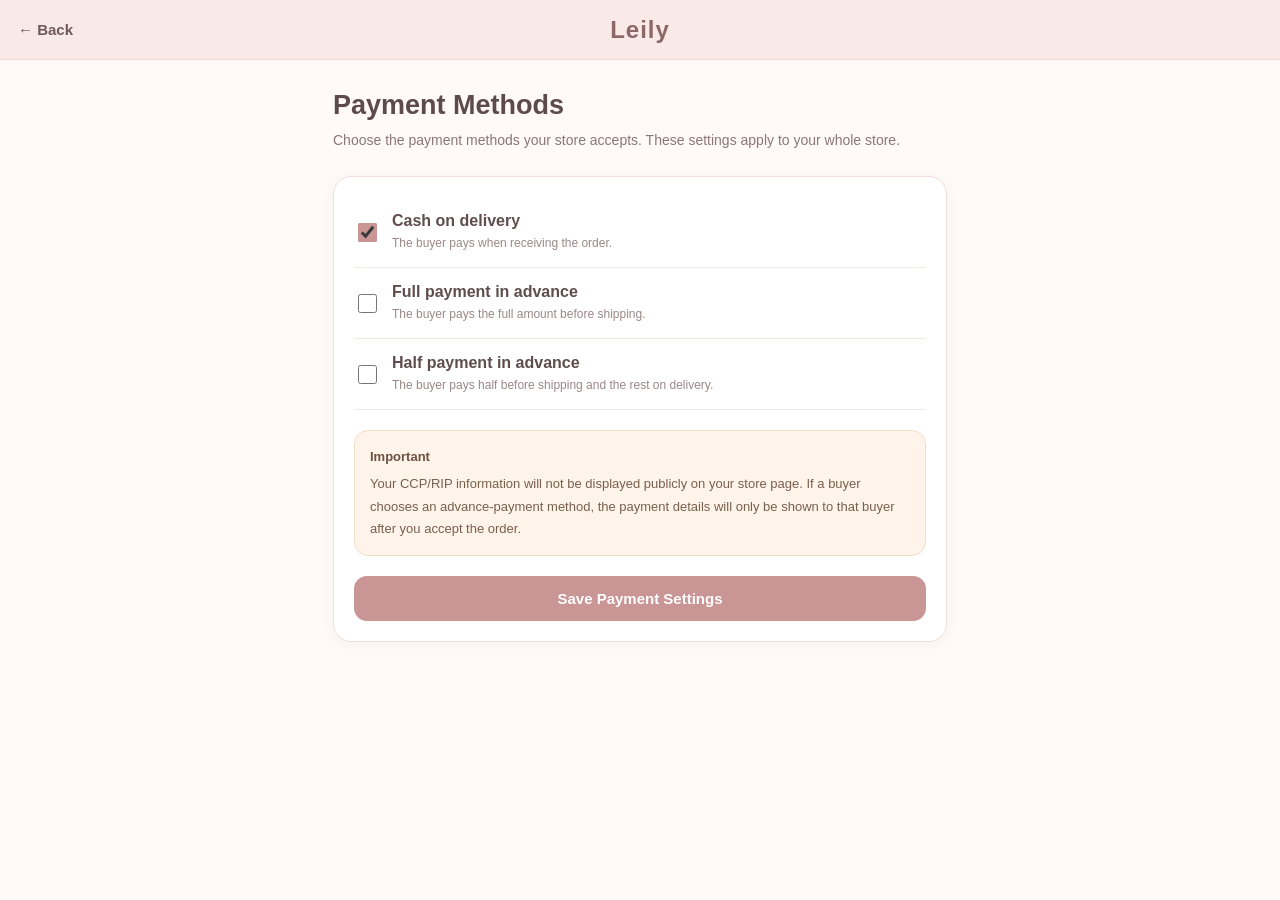
<file: payment.html>
<!DOCTYPE html>
<html lang="en">
<head>
    <meta charset="UTF-8">
    <meta name="viewport" content="width=device-width, initial-scale=1.0">
    <title>Payment Methods - Leily</title>

    <style>
        * {
            box-sizing: border-box;
        }

        body {
            margin: 0;
            font-family: Arial, sans-serif;
            background: #fffaf7;
            color: #4d4141;
        }

        .top-bar {
            height: 60px;
            background: #f9e9e7;
            display: flex;
            align-items: center;
            padding: 0 18px;
            position: relative;
            border-bottom: 1px solid #f1d9d5;
        }

        .back-btn {
            text-decoration: none;
            color: #6d5959;
            font-size: 15px;
            font-weight: 600;
        }

        .logo {
            position: absolute;
            left: 50%;
            transform: translateX(-50%);
            font-size: 24px;
            font-weight: 700;
            color: #8d6868;
            letter-spacing: 1px;
        }

        .container {
            max-width: 650px;
            margin: 30px auto;
            padding: 0 18px 50px;
        }

        h1 {
            margin: 0 0 8px;
            font-size: 27px;
            color: #5d4a4a;
        }

        .subtitle {
            margin: 0 0 25px;
            color: #8b7777;
            font-size: 14px;
            line-height: 1.6;
        }

        .card {
            background: white;
            border: 1px solid #f0dfdb;
            border-radius: 18px;
            padding: 20px;
            margin-bottom: 18px;
            box-shadow: 0 4px 15px rgba(120, 90, 90, 0.05);
        }

        .payment-option {
            display: flex;
            align-items: center;
            gap: 12px;
            padding: 15px 0;
            border-bottom: 1px solid #f3e8e5;
        }

        .payment-option:last-of-type {
            border-bottom: none;
        }

        .payment-option input[type="checkbox"] {
            width: 19px;
            height: 19px;
            accent-color: #c99595;
            cursor: pointer;
            flex-shrink: 0;
        }

        .payment-label {
            font-size: 16px;
            font-weight: 600;
            color: #5f4d4d;
            cursor: pointer;
        }

        .payment-description {
            font-size: 12px;
            color: #9a8888;
            margin-top: 4px;
            line-height: 1.5;
        }

        .details-box {
            display: none;
            background: #fff7f5;
            border: 1px solid #f1dfdb;
            border-radius: 14px;
            padding: 15px;
            margin: 8px 0 12px;
        }

        .details-box.show {
            display: block;
        }

        .details-title {
            font-size: 14px;
            font-weight: 700;
            color: #6a5555;
            margin-bottom: 12px;
        }

        .field {
            margin-bottom: 12px;
        }

        .field:last-child {
            margin-bottom: 0;
        }

        .field label {
            display: block;
            font-size: 12px;
            font-weight: 600;
            color: #7d6868;
            margin-bottom: 6px;
        }

        .field input {
            width: 100%;
            padding: 12px;
            border: 1px solid #e7d5d1;
            border-radius: 10px;
            background: white;
            color: #514444;
            outline: none;
            font-size: 14px;
        }

        .field input:focus {
            border-color: #c99595;
        }

        .notice {
            background: #fff4e9;
            border: 1px solid #f2ddc7;
            border-radius: 14px;
            padding: 15px;
            margin-top: 20px;
            font-size: 13px;
            line-height: 1.7;
            color: #795f4f;
        }

        .notice strong {
            display: block;
            margin-bottom: 5px;
            color: #6b5142;
        }

        .save-btn {
            width: 100%;
            border: none;
            background: #c99595;
            color: white;
            padding: 14px;
            border-radius: 13px;
            font-size: 15px;
            font-weight: 700;
            cursor: pointer;
            margin-top: 20px;
        }

        .save-btn:hover {
            background: #b98282;
        }

        .success-message {
            display: none;
            background: #edf8ef;
            border: 1px solid #cfe7d3;
            color: #4f7356;
            padding: 13px;
            border-radius: 12px;
            margin-top: 15px;
            text-align: center;
            font-size: 13px;
        }

        .success-message.show {
            display: block;
        }

        .error-message {
            display: none;
            background: #fff0ef;
            border: 1px solid #f0d0cd;
            color: #9a5f5b;
            padding: 13px;
            border-radius: 12px;
            margin-top: 15px;
            text-align: center;
            font-size: 13px;
        }

        .error-message.show {
            display: block;
        }

        @media (max-width: 600px) {
            .container {
                margin-top: 24px;
            }

            h1 {
                font-size: 24px;
            }

            .card {
                padding: 17px;
            }
        }
    </style>
</head>

<body>

    <div class="top-bar">
        <a href="seller.html" class="back-btn">← Back</a>
        <div class="logo">Leily</div>
    </div>

    <div class="container">

        <h1>Payment Methods</h1>

        <p class="subtitle">
            Choose the payment methods your store accepts.
            These settings apply to your whole store.
        </p>

        <div class="card">

            <!-- Cash on Delivery -->
            <div class="payment-option">
                <input
                    type="checkbox"
                    id="cashPayment"
                    onchange="togglePaymentDetails()"
                >

                <div>
                    <label for="cashPayment" class="payment-label">
                        Cash on delivery
                    </label>

                    <div class="payment-description">
                        The buyer pays when receiving the order.
                    </div>
                </div>
            </div>


            <!-- Full Payment -->
            <div class="payment-option">
                <input
                    type="checkbox"
                    id="fullPayment"
                    onchange="togglePaymentDetails()"
                >

                <div>
                    <label for="fullPayment" class="payment-label">
                        Full payment in advance
                    </label>

                    <div class="payment-description">
                        The buyer pays the full amount before shipping.
                    </div>
                </div>
            </div>

            <div id="fullPaymentDetails" class="details-box">

                <div class="details-title">
                    Payment account details
                </div>

                <div class="field">
                    <label for="fullCCP">
                        CCP
                    </label>

                    <input
                        type="text"
                        id="fullCCP"
                        placeholder="Enter CCP number"
                    >
                </div>

                <div class="field">
                    <label for="fullRIP">
                        RIP
                    </label>

                    <input
                        type="text"
                        id="fullRIP"
                        placeholder="Enter RIP number"
                    >
                </div>

            </div>


            <!-- Half Payment -->
            <div class="payment-option">
                <input
                    type="checkbox"
                    id="halfPayment"
                    onchange="togglePaymentDetails()"
                >

                <div>
                    <label for="halfPayment" class="payment-label">
                        Half payment in advance
                    </label>

                    <div class="payment-description">
                        The buyer pays half before shipping and the rest on delivery.
                    </div>
                </div>
            </div>

            <div id="halfPaymentDetails" class="details-box">

                <div class="details-title">
                    Payment account details
                </div>

                <div class="field">
                    <label for="halfCCP">
                        CCP
                    </label>

                    <input
                        type="text"
                        id="halfCCP"
                        placeholder="Enter CCP number"
                    >
                </div>

                <div class="field">
                    <label for="halfRIP">
                        RIP
                    </label>

                    <input
                        type="text"
                        id="halfRIP"
                        placeholder="Enter RIP number"
                    >
                </div>

            </div>


            <!-- Notice -->
            <div class="notice">
                <strong>Important</strong>

                Your CCP/RIP information will not be displayed publicly
                on your store page.

                If a buyer chooses an advance-payment method,
                the payment details will only be shown to that buyer
                after you accept the order.
            </div>


            <button class="save-btn" onclick="saveSettings()">
                Save Payment Settings
            </button>

            <div id="successMessage" class="success-message">
                Payment settings saved successfully.
            </div>

            <div id="errorMessage" class="error-message"></div>

        </div>

    </div>


    <script>

        const PAYMENT_STORAGE_KEY = "leilyPaymentSettings";


        // Load saved settings
        function loadSettings() {

            const saved = localStorage.getItem(PAYMENT_STORAGE_KEY);

            if (!saved) {

                // Default: cash on delivery
                document.getElementById("cashPayment").checked = true;

                togglePaymentDetails();

                return;
            }

            try {

                const settings = JSON.parse(saved);

                document.getElementById("cashPayment").checked =
                    settings.cash === true;

                document.getElementById("fullPayment").checked =
                    settings.full === true;

                document.getElementById("halfPayment").checked =
                    settings.half === true;


                document.getElementById("fullCCP").value =
                    settings.fullCCP || "";

                document.getElementById("fullRIP").value =
                    settings.fullRIP || "";

                document.getElementById("halfCCP").value =
                    settings.halfCCP || "";

                document.getElementById("halfRIP").value =
                    settings.halfRIP || "";


                togglePaymentDetails();

            } catch (error) {

                console.log("Could not load payment settings.");

                document.getElementById("cashPayment").checked = true;

                togglePaymentDetails();
            }
        }


        // Show / hide CCP and RIP fields
        function togglePaymentDetails() {

            const fullSelected =
                document.getElementById("fullPayment").checked;

            const halfSelected =
                document.getElementById("halfPayment").checked;


            document
                .getElementById("fullPaymentDetails")
                .classList
                .toggle("show", fullSelected);


            document
                .getElementById("halfPaymentDetails")
                .classList
                .toggle("show", halfSelected);
        }


        // Save settings
        function saveSettings() {

            const cash =
                document.getElementById("cashPayment").checked;

            const full =
                document.getElementById("fullPayment").checked;

            const half =
                document.getElementById("halfPayment").checked;


            const fullCCP =
                document.getElementById("fullCCP").value.trim();

            const fullRIP =
                document.getElementById("fullRIP").value.trim();

            const halfCCP =
                document.getElementById("halfCCP").value.trim();

            const halfRIP =
                document.getElementById("halfRIP").value.trim();


            const errorMessage =
                document.getElementById("errorMessage");

            const successMessage =
                document.getElementById("successMessage");


            // Hide old messages
            errorMessage.classList.remove("show");
            successMessage.classList.remove("show");


            // At least one payment method
            if (!cash && !full && !half) {

                errorMessage.textContent =
                    "Please select at least one payment method.";

                errorMessage.classList.add("show");

                return;
            }


            // Full payment requires CCP or RIP
            if (full && !fullCCP && !fullRIP) {

                errorMessage.textContent =
                    "Please enter a CCP or RIP number for full advance payment.";

                errorMessage.classList.add("show");

                return;
            }


            // Half payment requires CCP or RIP
            if (half && !halfCCP && !halfRIP) {

                errorMessage.textContent =
                    "Please enter a CCP or RIP number for half advance payment.";

                errorMessage.classList.add("show");

                return;
            }


            // Create settings object
            const settings = {

                cash: cash,

                full: full,

                half: half,

                fullCCP: fullCCP,

                fullRIP: fullRIP,

                halfCCP: halfCCP,

                halfRIP: halfRIP
            };


            // Save to browser
            localStorage.setItem(
                PAYMENT_STORAGE_KEY,
                JSON.stringify(settings)
            );


            // Show success
            successMessage.classList.add("show");


            // Hide success after a few seconds
            setTimeout(function () {

                successMessage.classList.remove("show");

            }, 4000);
        }


        // Start page
        loadSettings();

    </script>

</body>
</html>
</file>
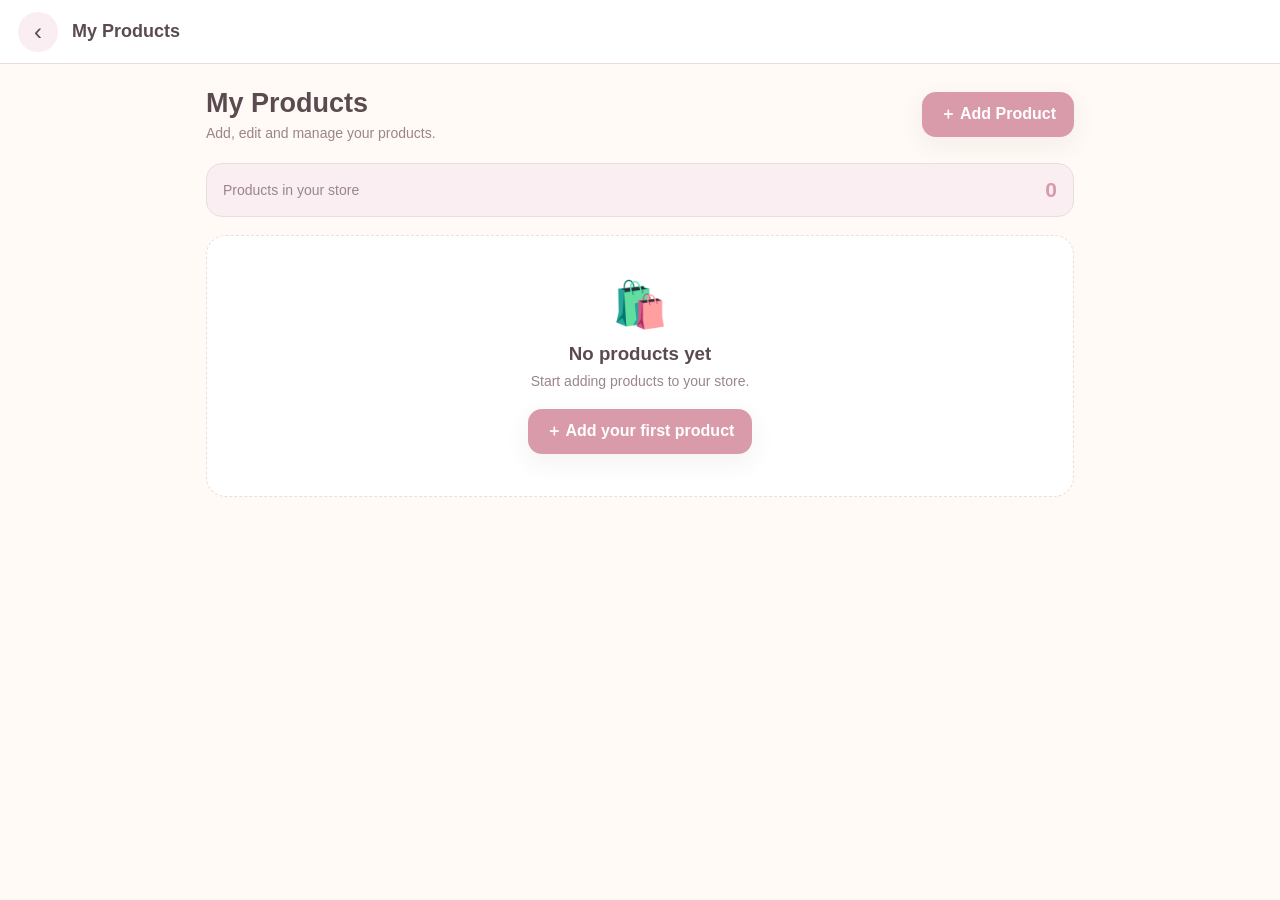
<file: products.html>
<!DOCTYPE html>
<html lang="en">
<head>
    <meta charset="UTF-8">
    <meta name="viewport" content="width=device-width, initial-scale=1.0">

    <title>My Products - Leily</title>

    <style>
        :root {
            --pink: #f3d6df;
            --pink-dark: #d99aaa;
            --pink-soft: #faeef2;
            --cream: #fffaf5;
            --white: #ffffff;
            --text: #5b4b50;
            --muted: #9a858b;
            --border: #eadde0;
            --danger: #c97988;
            --shadow: 0 8px 24px rgba(110, 75, 85, 0.08);
        }

        * {
            box-sizing: border-box;
        }

        body {
            margin: 0;
            background: var(--cream);
            color: var(--text);
            font-family: Arial, sans-serif;
        }

        button,
        input,
        textarea,
        select {
            font: inherit;
        }

        button {
            cursor: pointer;
        }

        /* TOP BAR */

        .topbar {
            height: 64px;
            background: var(--white);
            border-bottom: 1px solid var(--border);
            display: flex;
            align-items: center;
            padding: 0 18px;
            gap: 14px;
            position: sticky;
            top: 0;
            z-index: 20;
        }

        .back-btn {
            text-decoration: none;
            color: var(--text);
            font-size: 24px;
            width: 40px;
            height: 40px;
            display: flex;
            align-items: center;
            justify-content: center;
            border-radius: 50%;
            background: var(--pink-soft);
        }

        .topbar-title {
            font-size: 18px;
            font-weight: 600;
        }

        /* PAGE */

        .page {
            width: min(100%, 900px);
            margin: 0 auto;
            padding: 24px 16px 60px;
        }

        .page-header {
            display: flex;
            justify-content: space-between;
            align-items: center;
            gap: 15px;
            margin-bottom: 22px;
        }

        .page-header h1 {
            margin: 0;
            font-size: 27px;
        }

        .page-header p {
            margin: 6px 0 0;
            color: var(--muted);
            font-size: 14px;
        }

        .add-btn {
            border: none;
            background: var(--pink-dark);
            color: white;
            padding: 12px 18px;
            border-radius: 14px;
            font-weight: 600;
            box-shadow: var(--shadow);
            white-space: nowrap;
        }

        .add-btn:hover {
            opacity: 0.92;
        }

        /* COUNT */

        .count-box {
            background: var(--pink-soft);
            border: 1px solid var(--border);
            border-radius: 16px;
            padding: 14px 16px;
            margin-bottom: 18px;
            display: flex;
            justify-content: space-between;
            align-items: center;
        }

        .count-label {
            color: var(--muted);
            font-size: 14px;
        }

        .count-number {
            font-size: 21px;
            font-weight: 700;
            color: var(--pink-dark);
        }

        /* PRODUCT LIST */

        .products-list {
            display: flex;
            flex-direction: column;
            gap: 14px;
        }

        .product-card {
            background: var(--white);
            border: 1px solid var(--border);
            border-radius: 18px;
            padding: 14px;
            display: flex;
            gap: 15px;
            box-shadow: var(--shadow);
        }

        .product-cover {
            width: 105px;
            height: 105px;
            border-radius: 14px;
            background: var(--pink-soft);
            overflow: hidden;
            flex-shrink: 0;
            display: flex;
            align-items: center;
            justify-content: center;
        }

        .product-cover img {
            width: 100%;
            height: 100%;
            object-fit: cover;
        }

        .no-image {
            font-size: 35px;
            opacity: 0.45;
        }

        .product-info {
            flex: 1;
            min-width: 0;
        }

        .product-info h3 {
            margin: 2px 0 7px;
            font-size: 17px;
        }

        .category {
            color: var(--muted);
            font-size: 13px;
            margin-bottom: 7px;
        }

        .price {
            font-weight: 700;
            color: var(--pink-dark);
            font-size: 17px;
            margin-bottom: 7px;
        }

        .quantity {
            color: var(--muted);
            font-size: 13px;
        }

        .card-actions {
            display: flex;
            gap: 7px;
            align-items: flex-start;
        }

        .small-btn {
            border: 1px solid var(--border);
            background: var(--white);
            color: var(--text);
            width: 38px;
            height: 38px;
            border-radius: 11px;
        }

        .small-btn.delete {
            color: var(--danger);
        }

        /* EMPTY */

        .empty-state {
            background: var(--white);
            border: 1px dashed var(--border);
            border-radius: 20px;
            padding: 42px 20px;
            text-align: center;
        }

        .empty-icon {
            font-size: 45px;
            margin-bottom: 12px;
        }

        .empty-state h3 {
            margin: 0 0 8px;
        }

        .empty-state p {
            color: var(--muted);
            font-size: 14px;
            margin: 0 0 20px;
        }

        /* FORM */

        .form-section {
            background: var(--white);
            border: 1px solid var(--border);
            border-radius: 20px;
            padding: 20px;
            margin-top: 28px;
            box-shadow: var(--shadow);
            display: none;
        }

        .form-section.active {
            display: block;
        }

        .form-title {
            margin: 0 0 5px;
            font-size: 21px;
        }

        .form-subtitle {
            color: var(--muted);
            font-size: 13px;
            margin: 0 0 22px;
        }

        .field {
            margin-bottom: 18px;
        }

        .field label {
            display: block;
            margin-bottom: 7px;
            font-size: 14px;
            font-weight: 600;
        }

        .required {
            color: var(--danger);
        }

        .field input,
        .field textarea,
        .field select {
            width: 100%;
            border: 1px solid var(--border);
            border-radius: 12px;
            padding: 12px 13px;
            outline: none;
            background: #fffdfc;
            color: var(--text);
        }

        .field input:focus,
        .field textarea:focus,
        .field select:focus {
            border-color: var(--pink-dark);
        }

        .field textarea {
            min-height: 100px;
            resize: vertical;
        }

        .two-fields {
            display: grid;
            grid-template-columns: 1fr 1fr;
            gap: 14px;
        }

        .hint {
            margin-top: 6px;
            color: var(--muted);
            font-size: 12px;
            line-height: 1.5;
        }

        /* IMAGE UPLOAD */

        .photo-upload-box {
            border: 1.5px dashed var(--pink-dark);
            border-radius: 16px;
            background: var(--pink-soft);
            padding: 20px;
            text-align: center;
        }

        .photo-upload-icon {
            font-size: 35px;
            margin-bottom: 8px;
        }

        .photo-upload-box h3 {
            margin: 0 0 6px;
            font-size: 16px;
        }

        .photo-upload-box p {
            margin: 0 0 14px;
            color: var(--muted);
            font-size: 12px;
            line-height: 1.5;
        }

        .choose-photo-btn {
            display: inline-flex;
            align-items: center;
            justify-content: center;
            background: var(--white);
            color: var(--pink-dark);
            border: 1px solid var(--pink-dark);
            border-radius: 12px;
            padding: 10px 17px;
            font-weight: 600;
        }

        #photoInput {
            display: none;
        }

        .photo-previews {
            display: grid;
            grid-template-columns: repeat(3, 1fr);
            gap: 10px;
            margin-top: 15px;
        }

        .photo-preview {
            position: relative;
            aspect-ratio: 1;
            border-radius: 13px;
            overflow: hidden;
            background: var(--pink-soft);
            border: 1px solid var(--border);
        }

        .photo-preview img {
            width: 100%;
            height: 100%;
            object-fit: cover;
        }

        .remove-photo {
            position: absolute;
            top: 5px;
            right: 5px;
            width: 27px;
            height: 27px;
            border-radius: 50%;
            border: none;
            background: rgba(255,255,255,0.93);
            color: var(--danger);
            font-size: 17px;
            line-height: 1;
        }

        .main-photo-label {
            position: absolute;
            left: 6px;
            bottom: 6px;
            background: rgba(255,255,255,0.92);
            color: var(--text);
            padding: 4px 7px;
            border-radius: 8px;
            font-size: 10px;
        }

        /* FORM ACTIONS */

        .form-actions {
            display: flex;
            gap: 10px;
            margin-top: 24px;
        }

        .save-btn {
            flex: 1;
            border: none;
            background: var(--pink-dark);
            color: white;
            padding: 13px;
            border-radius: 13px;
            font-weight: 600;
        }

        .cancel-btn {
            flex: 1;
            border: 1px solid var(--border);
            background: white;
            color: var(--text);
            padding: 13px;
            border-radius: 13px;
        }

        /* MOBILE */

        @media (max-width: 650px) {

            .page {
                padding: 20px 13px 50px;
            }

            .page-header {
                align-items: flex-start;
            }

            .page-header h1 {
                font-size: 23px;
            }

            .add-btn {
                padding: 10px 13px;
                font-size: 13px;
            }

            .product-card {
                gap: 11px;
                padding: 11px;
            }

            .product-cover {
                width: 88px;
                height: 88px;
            }

            .product-info h3 {
                font-size: 15px;
            }

            .price {
                font-size: 15px;
            }

            .card-actions {
                flex-direction: column;
            }

            .small-btn {
                width: 34px;
                height: 34px;
            }

            .two-fields {
                grid-template-columns: 1fr;
                gap: 0;
            }

            .form-section {
                padding: 16px;
            }

            .photo-previews {
                grid-template-columns: repeat(3, 1fr);
            }
        }
    </style>
</head>

<body>

    <!-- TOP BAR -->

    <div class="topbar">
        <a href="seller.html" class="back-btn">‹</a>
        <div class="topbar-title">My Products</div>
    </div>


    <!-- PAGE -->

    <main class="page">

        <!-- HEADER -->

        <div class="page-header">

            <div>
                <h1>My Products</h1>
                <p>Add, edit and manage your products.</p>
            </div>

            <button class="add-btn" onclick="openAddForm()">
                ＋ Add Product
            </button>

        </div>


        <!-- COUNT -->

        <div class="count-box">

            <span class="count-label">
                Products in your store
            </span>

            <span class="count-number" id="productCount">
                0
            </span>

        </div>


        <!-- PRODUCT LIST -->

        <div id="productsList" class="products-list"></div>


        <!-- EMPTY STATE -->

        <div id="emptyState" class="empty-state">

            <div class="empty-icon">
                🛍️
            </div>

            <h3>No products yet</h3>

            <p>
                Start adding products to your store.
            </p>

            <button class="add-btn" onclick="openAddForm()">
                ＋ Add your first product
            </button>

        </div>


        <!-- ADD / EDIT FORM -->

        <section id="formSection" class="form-section">

            <h2 class="form-title" id="formTitle">
                Add Product
            </h2>

            <p class="form-subtitle">
                Add the information customers will see about your product.
            </p>


            <!-- PRODUCT NAME -->

            <div class="field">

                <label>
                    Product name <span class="required">*</span>
                </label>

                <input
                    type="text"
                    id="productName"
                    placeholder="Example: Soft pink sweater"
                >

            </div>


            <!-- CATEGORY + PRICE -->

            <div class="two-fields">

                <div class="field">

                    <label>
                        Category <span class="required">*</span>
                    </label>

                    <select id="productCategory">

                        <option value="">
                            Select category
                        </option>

                        <option value="Clothing">
                            Clothing
                        </option>

                        <option value="Shoes">
                            Shoes
                        </option>

                        <option value="Bags">
                            Bags
                        </option>

                        <option value="Accessories">
                            Accessories
                        </option>

                        <option value="Beauty">
                            Beauty
                        </option>

                        <option value="Jewelry">
                            Jewelry
                        </option>

                        <option value="Other">
                            Other
                        </option>

                    </select>

                </div>


                <div class="field">

                    <label>
                        Price (DA) <span class="required">*</span>
                    </label>

                    <input
                        type="number"
                        id="productPrice"
                        min="0"
                        placeholder="Example: 3500"
                    >

                </div>

            </div>


            <!-- PHOTOS -->

            <div class="field">

                <label>
                    Product photos
                </label>

                <div class="photo-upload-box">

                    <div class="photo-upload-icon">
                        📷
                    </div>

                    <h3>
                        Add photos of your product
                    </h3>

                    <p>
                        Choose up to 6 photos from your phone.
                        The first photo will be the main product photo.
                    </p>

                    <label for="photoInput" class="choose-photo-btn">
                        ＋ Choose photos
                    </label>

                    <input
                        type="file"
                        id="photoInput"
                        accept="image/*"
                        multiple
                    >

                    <div
                        id="photoPreviews"
                        class="photo-previews"
                    ></div>

                </div>

                <div class="hint">
                    You can add several photos so customers can see the product from different angles.
                </div>

            </div>


            <!-- DESCRIPTION -->

            <div class="field">

                <label>
                    Description
                </label>

                <textarea
                    id="productDescription"
                    placeholder="Describe the product, material, details, etc."
                ></textarea>

            </div>


            <!-- KEYWORDS -->

            <div class="field">

                <label>
                    Keywords
                </label>

                <input
                    type="text"
                    id="productKeywords"
                    placeholder="Example: pink, sweater, winter, soft, women"
                >

                <div class="hint">
                    Add words customers might search for. Separate keywords with commas.
                </div>

            </div>


            <!-- COLORS -->

            <div class="field">

                <label>
                    Colors
                </label>

                <input
                    type="text"
                    id="productColors"
                    placeholder="Example: Pink, White, Beige"
                >

                <div class="hint">
                    Separate different colors with commas.
                </div>

            </div>


            <!-- SIZES -->

            <div class="field">

                <label>
                    Sizes
                </label>

                <input
                    type="text"
                    id="productSizes"
                    placeholder="Example: S, M, L, XL"
                >

                <div class="hint">
                    Separate different sizes with commas.
                </div>

            </div>


            <!-- QUANTITY -->

            <div class="field">

                <label>
                    Quantity
                </label>

                <input
                    type="number"
                    id="productQuantity"
                    min="0"
                    value="1"
                    placeholder="Available quantity"
                >

            </div>


            <!-- ACTIONS -->

            <div class="form-actions">

                <button
                    class="cancel-btn"
                    onclick="closeForm()"
                >
                    Cancel
                </button>

                <button
                    class="save-btn"
                    onclick="saveProduct()"
                >
                    Save Product
                </button>

            </div>

        </section>

    </main>


    <script>

        /*
         * ============================================
         * LEILY - SELLER PRODUCTS
         * ============================================
         *
         * Prototype storage:
         * localStorage
         *
         * Later:
         * Supabase Storage + Database
         */

        const STORAGE_KEY = "leilySellerProducts";

        let products = [];
        let editingId = null;

        /*
         * Images selected for the current product.
         * Each item is a compressed Data URL.
         */
        let selectedImages = [];


        /* ============================================
           LOAD PRODUCTS
        ============================================ */

        function loadProducts() {

            try {

                const saved =
                    localStorage.getItem(STORAGE_KEY);

                products = saved
                    ? JSON.parse(saved)
                    : [];

            } catch (error) {

                console.error(
                    "Could not load products:",
                    error
                );

                products = [];
            }

            renderProducts();
        }


        /* ============================================
           SAVE PRODUCTS TO LOCAL STORAGE
        ============================================ */

        function saveProductsToStorage() {

            try {

                localStorage.setItem(
                    STORAGE_KEY,
                    JSON.stringify(products)
                );

                return true;

            } catch (error) {

                console.error(
                    "Could not save products:",
                    error
                );

                alert(
                    "The product could not be saved because the browser storage is full. Please remove some products or photos and try again."
                );

                return false;
            }
        }


        /* ============================================
           RENDER PRODUCTS
        ============================================ */

        function renderProducts() {

            const list =
                document.getElementById("productsList");

            const empty =
                document.getElementById("emptyState");

            const count =
                document.getElementById("productCount");


            count.textContent = products.length;

            list.innerHTML = "";


            if (products.length === 0) {

                empty.style.display = "block";

                return;
            }


            empty.style.display = "none";


            products.forEach(product => {

                const card =
                    document.createElement("div");

                card.className = "product-card";


                const firstImage =
                    product.images &&
                    product.images.length > 0
                        ? product.images[0]
                        : "";


                card.innerHTML = `

                    <div class="product-cover">

                        ${
                            firstImage

                            ? `<img
                                src="${firstImage}"
                                alt="Product image"
                            >`

                            : `<div class="no-image">
                                🛍️
                            </div>`
                        }

                    </div>


                    <div class="product-info">

                        <h3>
                            ${escapeHTML(product.name)}
                        </h3>

                        <div class="category">
                            ${escapeHTML(product.category || "No category")}
                        </div>

                        <div class="price">
                            ${formatPrice(product.price)} DA
                        </div>

                        <div class="quantity">
                            Quantity:
                            ${product.quantity ?? 0}
                        </div>

                    </div>


                    <div class="card-actions">

                        <button
                            class="small-btn"
                            onclick="editProduct('${product.id}')"
                            title="Edit"
                        >
                            ✏️
                        </button>

                        <button
                            class="small-btn delete"
                            onclick="deleteProduct('${product.id}')"
                            title="Delete"
                        >
                            🗑️
                        </button>

                    </div>
                `;


                list.appendChild(card);

            });
        }


        /* ============================================
           OPEN ADD FORM
        ============================================ */

        function openAddForm() {

            editingId = null;

            selectedImages = [];

            clearForm();

            document.getElementById(
                "formTitle"
            ).textContent = "Add Product";

            document.getElementById(
                "formSection"
            ).classList.add("active");

            renderPhotoPreviews();

            document.getElementById(
                "formSection"
            ).scrollIntoView({
                behavior: "smooth",
                block: "start"
            });
        }


        /* ============================================
           CLOSE FORM
        ============================================ */

        function closeForm() {

            document.getElementById(
                "formSection"
            ).classList.remove("active");

            editingId = null;

            selectedImages = [];

            clearForm();

            renderPhotoPreviews();
        }


        /* ============================================
           CLEAR FORM
        ============================================ */

        function clearForm() {

            document.getElementById(
                "productName"
            ).value = "";

            document.getElementById(
                "productCategory"
            ).value = "";

            document.getElementById(
                "productPrice"
            ).value = "";

            document.getElementById(
                "productDescription"
            ).value = "";

            document.getElementById(
                "productKeywords"
            ).value = "";

            document.getElementById(
                "productColors"
            ).value = "";

            document.getElementById(
                "productSizes"
            ).value = "";

            document.getElementById(
                "productQuantity"
            ).value = "1";

            document.getElementById(
                "photoInput"
            ).value = "";
        }


        /* ============================================
           EDIT PRODUCT
        ============================================ */

        function editProduct(id) {

            const product =
                products.find(
                    item => item.id === id
                );

            if (!product) {
                return;
            }


            editingId = id;


            document.getElementById(
                "formTitle"
            ).textContent = "Edit Product";


            document.getElementById(
                "productName"
            ).value = product.name || "";


            document.getElementById(
                "productCategory"
            ).value = product.category || "";


            document.getElementById(
                "productPrice"
            ).value = product.price || "";


            document.getElementById(
                "productDescription"
            ).value =
                product.description || "";


            document.getElementById(
                "productKeywords"
            ).value =
                Array.isArray(product.keywords)
                    ? product.keywords.join(", ")
                    : product.keywords || "";


            document.getElementById(
                "productColors"
            ).value =
                Array.isArray(product.colors)
                    ? product.colors.join(", ")
                    : product.colors || "";


            document.getElementById(
                "productSizes"
            ).value =
                Array.isArray(product.sizes)
                    ? product.sizes.join(", ")
                    : product.sizes || "";


            document.getElementById(
                "productQuantity"
            ).value =
                product.quantity ?? 1;


            /*
             * Keep existing photos.
             */
            selectedImages =
                Array.isArray(product.images)
                    ? [...product.images]
                    : [];


            renderPhotoPreviews();


            document.getElementById(
                "formSection"
            ).classList.add("active");


            document.getElementById(
                "formSection"
            ).scrollIntoView({
                behavior: "smooth",
                block: "start"
            });
        }


        /* ============================================
           DELETE PRODUCT
        ============================================ */

        function deleteProduct(id) {

            const product =
                products.find(
                    item => item.id === id
                );

            if (!product) {
                return;
            }


            const confirmed =
                confirm(
                    `Delete "${product.name}"?`
                );


            if (!confirmed) {
                return;
            }


            products =
                products.filter(
                    item => item.id !== id
                );


            saveProductsToStorage();

            renderProducts();
        }


        /* ============================================
           PHOTO INPUT
        ============================================ */

        document
            .getElementById("photoInput")
            .addEventListener(
                "change",
                handlePhotoSelection
            );


        async function handlePhotoSelection(event) {

            const files =
                Array.from(event.target.files || []);


            if (files.length === 0) {
                return;
            }


            const availableSlots =
                6 - selectedImages.length;


            if (availableSlots <= 0) {

                alert(
                    "You can add up to 6 photos."
                );

                event.target.value = "";

                return;
            }


            const filesToAdd =
                files.slice(
                    0,
                    availableSlots
                );


            for (const file of filesToAdd) {

                if (!file.type.startsWith("image/")) {
                    continue;
                }


                try {

                    const compressed =
                        await compressImage(file);

                    selectedImages.push(
                        compressed
                    );

                } catch (error) {

                    console.error(
                        "Image error:",
                        error
                    );

                    alert(
                        "One of the selected images could not be processed."
                    );
                }
            }


            if (files.length > availableSlots) {

                alert(
                    "Only 6 photos can be added to one product."
                );
            }


            event.target.value = "";

            renderPhotoPreviews();
        }


        /* ============================================
           COMPRESS IMAGE
        ============================================ */

        function compressImage(file) {

            return new Promise(
                (resolve, reject) => {

                    const reader =
                        new FileReader();


                    reader.onload = function(event) {

                        const img =
                            new Image();


                        img.onload = function() {

                            const maxSize = 900;

                            let width =
                                img.width;

                            let height =
                                img.height;


                            if (
                                width > maxSize ||
                                height > maxSize
                            ) {

                                if (width > height) {

                                    height =
                                        Math.round(
                                            height *
                                            maxSize /
                                            width
                                        );

                                    width =
                                        maxSize;

                                } else {

                                    width =
                                        Math.round(
                                            width *
                                            maxSize /
                                            height
                                        );

                                    height =
                                        maxSize;
                                }
                            }


                            const canvas =
                                document.createElement(
                                    "canvas"
                                );


                            canvas.width =
                                width;

                            canvas.height =
                                height;


                            const context =
                                canvas.getContext(
                                    "2d"
                                );


                            context.drawImage(
                                img,
                                0,
                                0,
                                width,
                                height
                            );


                            const dataUrl =
                                canvas.toDataURL(
                                    "image/jpeg",
                                    0.75
                                );


                            resolve(dataUrl);
                        };


                        img.onerror = reject;

                        img.src =
                            event.target.result;
                    };


                    reader.onerror = reject;

                    reader.readAsDataURL(file);
                }
            );
        }


        /* ============================================
           RENDER PHOTO PREVIEWS
        ============================================ */

        function renderPhotoPreviews() {

            const container =
                document.getElementById(
                    "photoPreviews"
                );


            container.innerHTML = "";


            selectedImages.forEach(
                (image, index) => {

                    const wrapper =
                        document.createElement(
                            "div"
                        );

                    wrapper.className =
                        "photo-preview";


                    wrapper.innerHTML = `

                        <img
                            src="${image}"
                            alt="Product photo ${index + 1}"
                        >

                        <button
                            type="button"
                            class="remove-photo"
                            onclick="removePhoto(${index})"
                        >
                            ×
                        </button>

                        ${
                            index === 0
                            ? `<div class="main-photo-label">
                                Main photo
                            </div>`
                            : ""
                        }

                    `;


                    container.appendChild(
                        wrapper
                    );
                }
            );
        }


        /* ============================================
           REMOVE PHOTO
        ============================================ */

        function removePhoto(index) {

            selectedImages.splice(
                index,
                1
            );

            renderPhotoPreviews();
        }


        /* ============================================
           SAVE PRODUCT
        ============================================ */

        function saveProduct() {

            const name =
                document
                    .getElementById("productName")
                    .value
                    .trim();


            const category =
                document
                    .getElementById("productCategory")
                    .value;


            const price =
                document
                    .getElementById("productPrice")
                    .value;


            const description =
                document
                    .getElementById("productDescription")
                    .value
                    .trim();


            const keywords =
                parseList(
                    document
                        .getElementById("productKeywords")
                        .value
                );


            const colors =
                parseList(
                    document
                        .getElementById("productColors")
                        .value
                );


            const sizes =
                parseList(
                    document
                        .getElementById("productSizes")
                        .value
                );


            const quantity =
                Number(
                    document
                        .getElementById("productQuantity")
                        .value
                );


            /* Required fields */

            if (!name) {

                alert(
                    "Please enter the product name."
                );

                document
                    .getElementById("productName")
                    .focus();

                return;
            }


            if (!category) {

                alert(
                    "Please select a category."
                );

                return;
            }


            if (
                price === "" ||
                Number(price) < 0
            ) {

                alert(
                    "Please enter a valid price."
                );

                return;
            }


            const storeProfile =
    JSON.parse(
        localStorage.getItem("leilyStoreProfile") || "{}"
    );

const productData = {

    name: name,

    category: category,
    price: Number(price),

    images: selectedImages,

    description: description,

    keywords: keywords,

    colors: colors,

    sizes: sizes,

    quantity:
        Number.isFinite(quantity) &&
        quantity >= 0
            ? quantity
            : 0,

    seller: {
        storeName: storeProfile.storeName || "",
        logoUrl: storeProfile.logoUrl || ""
    }
};


            /* EDIT */

            if (editingId) {

                const index =
                    products.findIndex(
                        item =>
                            item.id === editingId
                    );


                if (index !== -1) {

                    products[index] = {

                        ...products[index],

                        ...productData,

                        updatedAt:
                            new Date().toISOString()
                    };
                }

            }

            /* ADD */

            else {

                products.unshift({

                    id:
                        createProductId(),

                    ...productData,

                    createdAt:
                        new Date().toISOString(),

                    updatedAt:
                        new Date().toISOString()
                });
            }


            if (
                !saveProductsToStorage()
            ) {
                return;
            }


            alert(
                editingId
                    ? "Product updated successfully."
                    : "Product added successfully."
            );


            closeForm();

            renderProducts();
        }


        /* ============================================
           HELPERS
        ============================================ */

        function parseList(value) {

            return value
                .split(",")
                .map(item => item.trim())
                .filter(item => item.length > 0);
        }


        function createProductId() {

            return (
                "seller-product-" +
                Date.now() +
                "-" +
                Math.random()
                    .toString(36)
                    .substring(2, 8)
            );
        }


        function formatPrice(value) {

            return Number(value || 0)
                .toLocaleString("en-US");
        }


        function escapeHTML(value) {

            return String(value ?? "")
                .replace(/&/g, "&amp;")
                .replace(/</g, "&lt;")
                .replace(/>/g, "&gt;")
                .replace(/"/g, "&quot;")
                .replace(/'/g, "&#039;");
        }


        /* ============================================
           START
        ============================================ */

        loadProducts();

    </script>

</body>
</html>
</file>
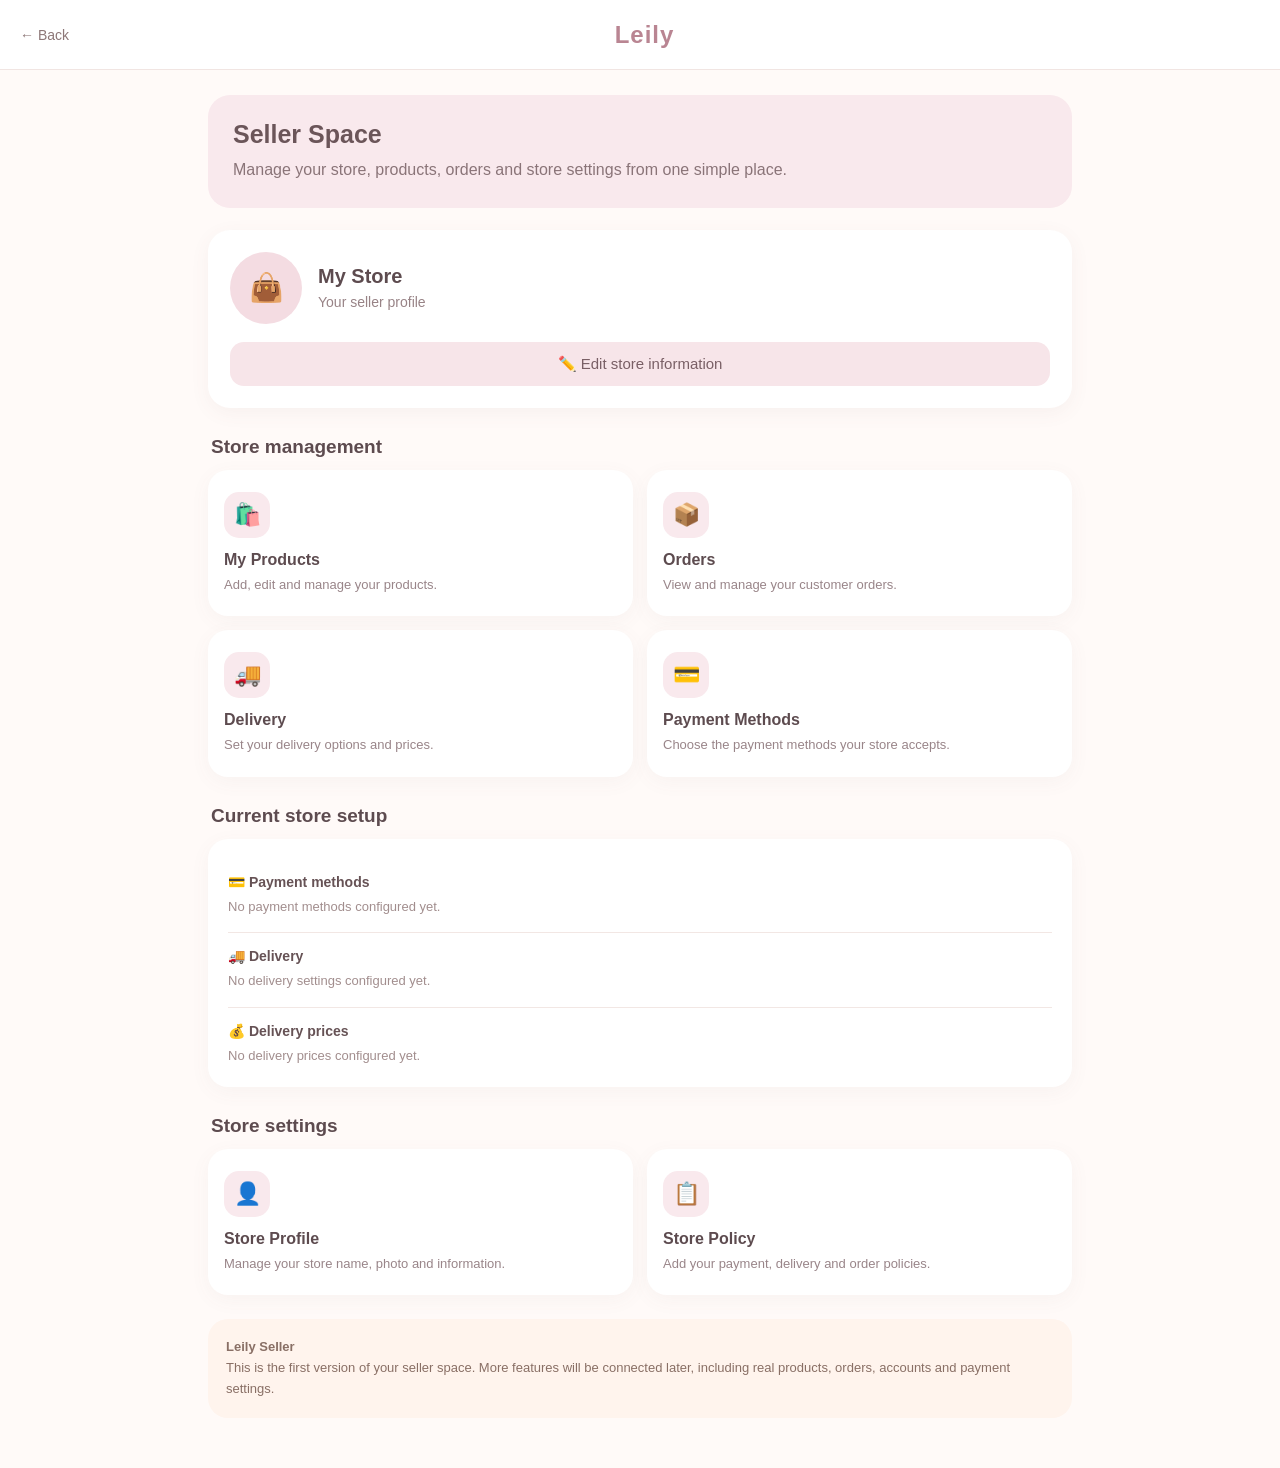
<file: seller.html>
<!DOCTYPE html>
<html lang="en">
<head>
    <meta charset="UTF-8">
    <meta name="viewport" content="width=device-width, initial-scale=1.0">

    <title>Leily — Seller</title>

    <style>
        * {
            box-sizing: border-box;
        }

        body {
            margin: 0;
            font-family: Arial, sans-serif;
            background: #fffaf8;
            color: #4f4141;
        }

        .topbar {
            height: 70px;
            display: flex;
            align-items: center;
            justify-content: space-between;
            padding: 0 20px;
            background: #ffffff;
            border-bottom: 1px solid #f1e5e2;
        }

        .back {
            text-decoration: none;
            color: #8d7777;
            font-size: 14px;
        }

        .logo {
            font-size: 24px;
            font-weight: bold;
            color: #b98592;
            letter-spacing: 1px;
        }

        .page {
            max-width: 900px;
            margin: auto;
            padding: 25px 18px 50px;
        }

        .welcome {
            background: #f9e9ed;
            border-radius: 22px;
            padding: 25px;
            margin-bottom: 22px;
        }

        .welcome h1 {
            margin: 0 0 8px;
            font-size: 25px;
            color: #6b5559;
        }

        .welcome p {
            margin: 0;
            color: #8a7478;
            line-height: 1.6;
        }

        .store-card {
            background: #ffffff;
            border-radius: 22px;
            padding: 22px;
            margin-bottom: 22px;
            box-shadow: 0 5px 20px rgba(120, 90, 90, 0.06);
        }

        .store-header {
            display: flex;
            align-items: center;
            gap: 16px;
        }

        .store-image {
            width: 72px;
            height: 72px;
            border-radius: 50%;
            background: #f4dce2;
            display: flex;
            align-items: center;
            justify-content: center;
            font-size: 28px;
        }

        .store-info h2 {
            margin: 0 0 6px;
            font-size: 20px;
            color: #5d4b4f;
        }

        .store-info p {
            margin: 0;
            color: #988386;
            font-size: 14px;
        }

        .edit-button {
            margin-top: 18px;
            width: 100%;
            border: none;
            background: #f7e5e9;
            color: #795f65;
            padding: 13px;
            border-radius: 14px;
            font-size: 15px;
            cursor: pointer;
        }

        .section-title {
            margin: 28px 3px 12px;
            font-size: 19px;
            color: #5d4b4f;
        }

        .grid {
            display: grid;
            grid-template-columns: repeat(2, 1fr);
            gap: 14px;
        }

        .menu-card {
            background: #ffffff;
            border-radius: 20px;
            padding: 22px 16px;
            text-decoration: none;
            color: #5d4b4f;
            box-shadow: 0 5px 20px rgba(120, 90, 90, 0.05);
            transition: 0.2s;
        }

        .menu-card:hover {
            transform: translateY(-2px);
        }

        .icon {
            width: 46px;
            height: 46px;
            border-radius: 15px;
            background: #f9e9ed;
            display: flex;
            align-items: center;
            justify-content: center;
            font-size: 22px;
            margin-bottom: 13px;
        }

        .menu-card h3 {
            margin: 0 0 6px;
            font-size: 16px;
        }

        .menu-card p {
            margin: 0;
            color: #998589;
            font-size: 13px;
            line-height: 1.5;
        }

        /* Store setup */

        .setup-card {
            background: #ffffff;
            border-radius: 20px;
            padding: 20px;
            box-shadow: 0 5px 20px rgba(120, 90, 90, 0.05);
        }

        .setup-item {
            padding: 15px 0;
            border-bottom: 1px solid #f2e7e4;
        }

        .setup-item:last-child {
            border-bottom: none;
            padding-bottom: 0;
        }

        .setup-label {
            font-size: 14px;
            font-weight: bold;
            color: #665255;
            margin-bottom: 7px;
        }

        .setup-value {
            font-size: 13px;
            color: #918083;
            line-height: 1.6;
        }

        .status-ok {
            color: #6f9275;
            font-weight: 600;
        }

        .status-empty {
            color: #a28e8e;
        }

        .coming {
            margin-top: 24px;
            background: #fff4ed;
            border-radius: 20px;
            padding: 18px;
            color: #896f65;
            font-size: 13px;
            line-height: 1.6;
        }

        @media (max-width: 500px) {
            .grid {
                grid-template-columns: 1fr;
            }

            .page {
                padding-left: 14px;
                padding-right: 14px;
            }
        }
    </style>
</head>

<body>

    <header class="topbar">

        <a class="back" href="index.html">
            ← Back
        </a>

        <div class="logo">
            Leily
        </div>

        <div style="width: 40px;"></div>

    </header>


    <main class="page">

        <section class="welcome">

            <h1>
                Seller Space
            </h1>

            <p>
                Manage your store, products, orders and store settings
                from one simple place.
            </p>

        </section>


        <section class="store-card">

            <div class="store-header">

                <div class="store-image">
                    👜
                </div>

                <div class="store-info">

                    <h2>
                        My Store
                    </h2>

                    <p>
                        Your seller profile
                    </p>

                </div>

            </div>


            <button class="edit-button" onclick="window.location.href='store-profile.html'">
    ✏️ Edit store information
            </button>

        </section>


        <h2 class="section-title">
            Store management
        </h2>


        <section class="grid">

            <a href="products.html" class="menu-card">

                <div class="icon">
                    🛍️
                </div>

                <h3>
                    My Products
                </h3>

                <p>
                    Add, edit and manage your products.
                </p>

            </a>


            <a href="orders.html" class="menu-card">

                <div class="icon">
                    📦
                </div>

                <h3>
                    Orders
                </h3>

                <p>
                    View and manage your customer orders.
                </p>

            </a>


            <!-- Delivery -->

            <a href="delivery.html" class="menu-card">

                <div class="icon">
                    🚚
                </div>

                <h3>
                    Delivery
                </h3>

                <p>
                    Set your delivery options and prices.
                </p>

            </a>


            <!-- Payment Methods -->

            <a href="payment.html" class="menu-card">

                <div class="icon">
                    💳
                </div>

                <h3>
                    Payment Methods
                </h3>

                <p>
                    Choose the payment methods your store accepts.
                </p>

            </a>

        </section>


        <h2 class="section-title">
            Current store setup
        </h2>


        <section class="setup-card">

            <!-- Payment -->

            <div class="setup-item">

                <div class="setup-label">
                    💳 Payment methods
                </div>

                <div id="paymentSummary" class="setup-value">
                    Loading...
                </div>

            </div>


            <!-- Delivery -->

            <div class="setup-item">

                <div class="setup-label">
                    🚚 Delivery
                </div>

                <div id="deliverySummary" class="setup-value">
                    Loading...
                </div>

            </div>


            <!-- Delivery prices -->

            <div class="setup-item">

                <div class="setup-label">
                    💰 Delivery prices
                </div>

                <div id="deliveryPricesSummary" class="setup-value">
                    Loading...
                </div>

            </div>

        </section>


        <h2 class="section-title">
            Store settings
        </h2>


        <section class="grid">

            <a href="store-profile.html" class="menu-card">

                <div class="icon">
                    👤
                </div>

                <h3>
                    Store Profile
                </h3>

                <p>
                    Manage your store name, photo and information.
                </p>

            </a>


            <a href="store-policy.html" class="menu-card">
                <div class="icon">
                    📋
                </div>

                <h3>
                    Store Policy
                </h3>

                <p>
                    Add your payment, delivery and order policies.
                </p>

            </a>

        </section>


        <div class="coming">

            <strong>
                Leily Seller
            </strong>

            <br>

            This is the first version of your seller space.
            More features will be connected later, including real
            products, orders, accounts and payment settings.

        </div>

    </main>


    <script>

        const PAYMENT_STORAGE_KEY = "leilyPaymentSettings";

        const DELIVERY_PRICES_KEY = "leilyDeliveryPrices";

        const DELIVERY_HOME_KEY = "leilyDeliveryHome";

        const DELIVERY_OFFICE_KEY = "leilyDeliveryOffice";

        const FLAT_HOME_KEY = "leilyFlatHome";

        const FLAT_OFFICE_KEY = "leilyFlatOffice";


        function editStore() {

            alert(
                "Store information editing will be added soon."
            );

        }


        function openSection(section) {

            if (section === "products") {

                alert(
                    "My Products will be added next."
                );

            }


            if (section === "orders") {

                alert(
                    "Orders will be added soon."
                );

            }


            if (section === "profile") {

                alert(
                    "Store profile settings will be added soon."
                );

            }


            if (section === "policy") {

                alert(
                    "Store policy will be added soon."
                );

            }

        }


        // -----------------------------------------
        // PAYMENT SUMMARY
        // -----------------------------------------

        function loadPaymentSummary() {

            const element =
                document.getElementById("paymentSummary");


            const saved =
                localStorage.getItem(PAYMENT_STORAGE_KEY);


            if (!saved) {

                element.innerHTML =
                    '<span class="status-empty">No payment methods configured yet.</span>';

                return;
            }


            try {

                const settings =
                    JSON.parse(saved);


                const methods = [];


                if (settings.cash === true) {

                    methods.push("Cash on delivery");

                }


                if (settings.full === true) {

                    methods.push("Full payment in advance");

                }


                if (settings.half === true) {

                    methods.push("Half payment in advance");

                }


                if (methods.length === 0) {

                    element.innerHTML =
                        '<span class="status-empty">No payment method selected.</span>';

                    return;
                }


                element.innerHTML =
                    '<span class="status-ok">✓ Configured</span><br>' +
                    methods.join("<br>");

            } catch (error) {

                element.innerHTML =
                    '<span class="status-empty">Payment settings could not be read.</span>';

            }

        }


        // -----------------------------------------
        // DELIVERY SUMMARY
        // -----------------------------------------

        function loadDeliverySummary() {

            const element =
                document.getElementById("deliverySummary");


            const home =
                localStorage.getItem(DELIVERY_HOME_KEY) === "true";


            const office =
                localStorage.getItem(DELIVERY_OFFICE_KEY) === "true";


            const flatHome =
                localStorage.getItem(FLAT_HOME_KEY) || "";


            const flatOffice =
                localStorage.getItem(FLAT_OFFICE_KEY) || "";


            const pricesRaw =
                localStorage.getItem(DELIVERY_PRICES_KEY);


            let provincePrices = {};

            try {

                provincePrices =
                    pricesRaw ? JSON.parse(pricesRaw) : {};

            } catch (error) {

                provincePrices = {};

            }


            const savedProvinces =
                Object.keys(provincePrices);


            if (!home && !office && savedProvinces.length === 0) {

                element.innerHTML =
                    '<span class="status-empty">No delivery settings configured yet.</span>';

                return;
            }


            let html =
                '<span class="status-ok">✓ Configured</span><br>';


            if (home) {

                html += "Home delivery";

                if (flatHome) {

                    html += " — " + flatHome + " DA";

                }

                html += "<br>";

            }


            if (office) {

                html += "Office pickup";

                if (flatOffice) {

                    html += " — " + flatOffice + " DA";

                }

                html += "<br>";

            }


            if (savedProvinces.length > 0) {

                html +=
                    "Province-specific prices: " +
                    savedProvinces.length +
                    " province(s)";

            }


            element.innerHTML = html;

        }


        // -----------------------------------------
        // DELIVERY PRICE SUMMARY
        // -----------------------------------------

        function loadDeliveryPricesSummary() {

            const element =
                document.getElementById("deliveryPricesSummary");


            const pricesRaw =
                localStorage.getItem(DELIVERY_PRICES_KEY);


            if (!pricesRaw) {

                const flatHome =
                    localStorage.getItem(FLAT_HOME_KEY);

                const flatOffice =
                    localStorage.getItem(FLAT_OFFICE_KEY);


                if (!flatHome && !flatOffice) {

                    element.innerHTML =
                        '<span class="status-empty">No delivery prices configured yet.</span>';

                    return;

                }


                let html = "";


                if (flatHome) {

                    html +=
                        "Home: " +
                        flatHome +
                        " DA<br>";

                }


                if (flatOffice) {

                    html +=
                        "Office: " +
                        flatOffice +
                        " DA";

                }


                element.innerHTML = html;

                return;
            }


            try {

                const prices =
                    JSON.parse(pricesRaw);


                const provinces =
                    Object.keys(prices);


                if (provinces.length === 0) {

                    element.innerHTML =
                        '<span class="status-empty">No province prices configured yet.</span>';

                    return;
                }


                element.innerHTML =
                    '<span class="status-ok">✓ ' +
                    provinces.length +
                    ' province(s) configured</span><br>' +
                    'Open Delivery to view or edit individual prices.';

            } catch (error) {

                element.innerHTML =
                    '<span class="status-empty">Delivery prices could not be read.</span>';

            }

        }


        // -----------------------------------------
        // LOAD EVERYTHING
        // -----------------------------------------

        function loadStoreSetup() {

            loadPaymentSummary();

            loadDeliverySummary();

            loadDeliveryPricesSummary();

        }


        loadStoreSetup();

    </script>

</body>
</html>
</file>
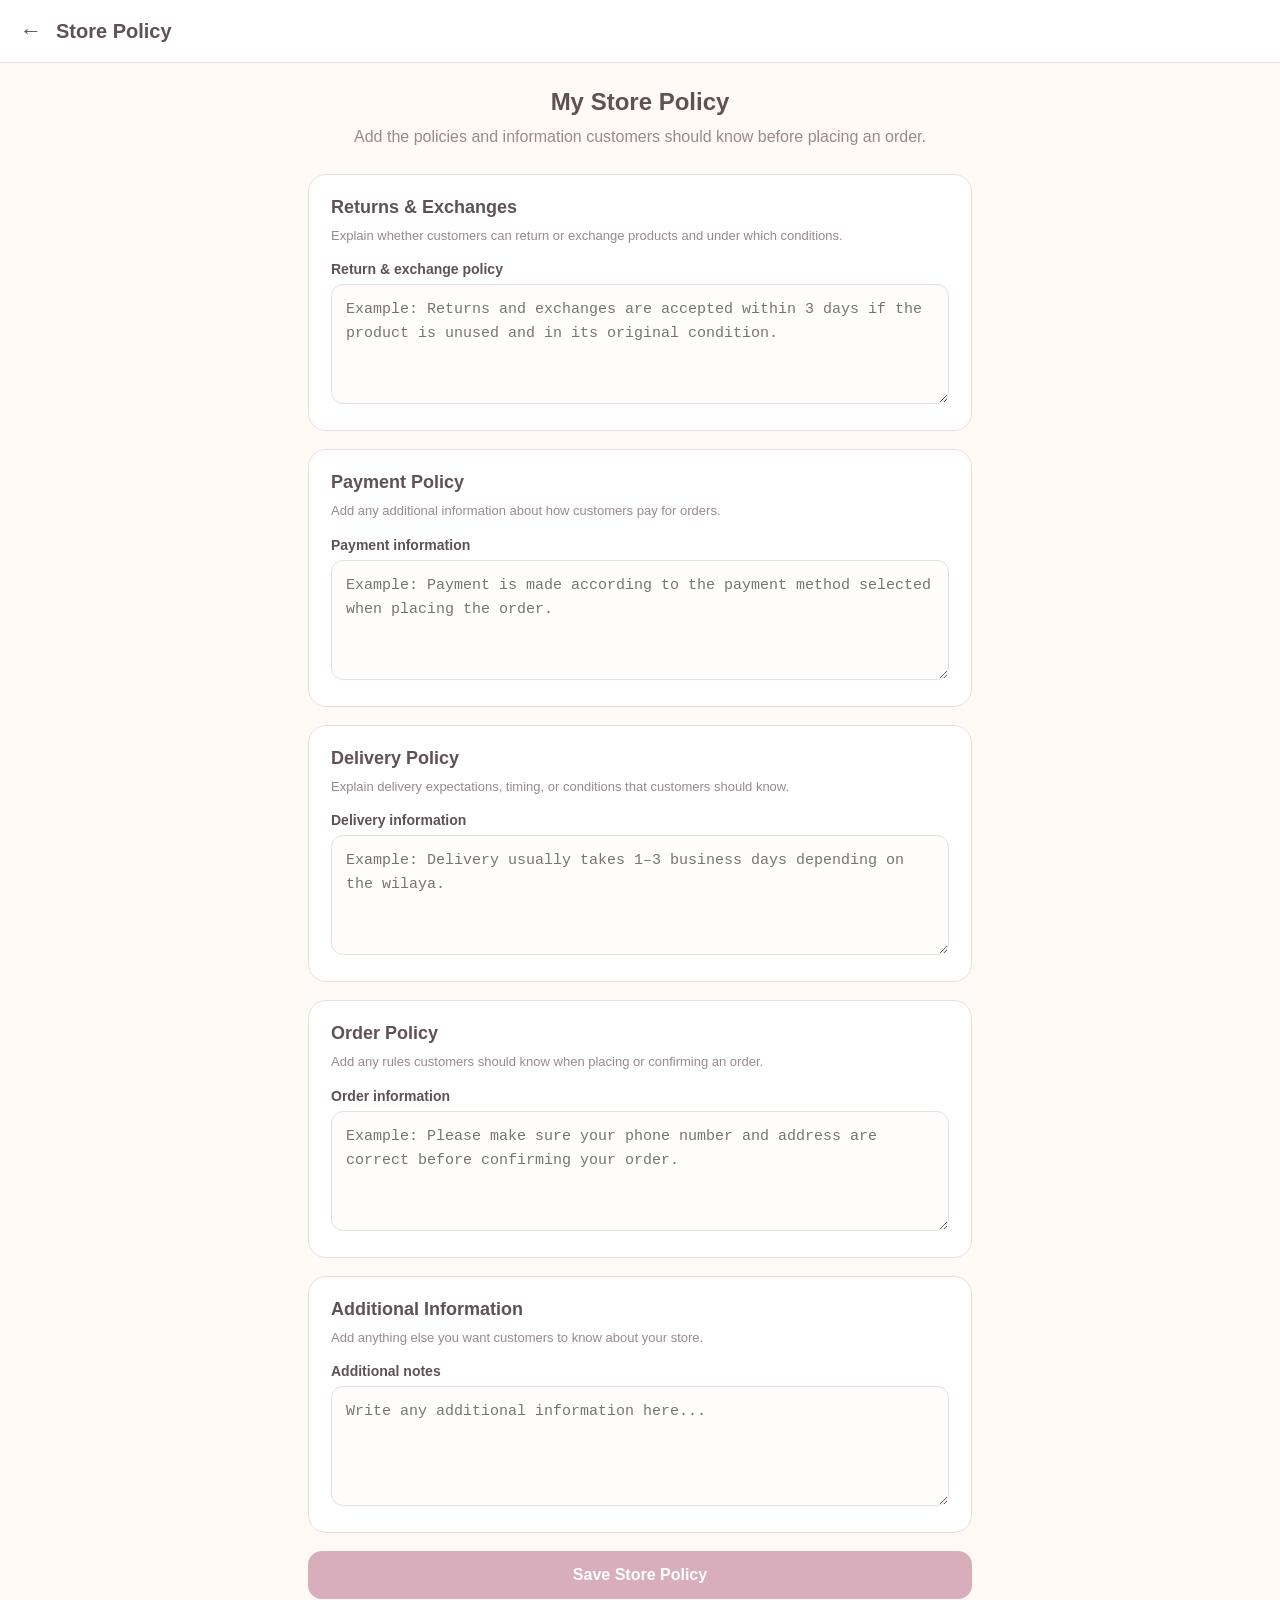
<file: store-policy.html>
<!DOCTYPE html>
<html lang="en">
<head>
    <meta charset="UTF-8">
    <meta name="viewport" content="width=device-width, initial-scale=1.0">

    <title>Store Policy - Leily</title>

    <style>
        :root {
            --pink: #f3d6de;
            --pink-dark: #d9aebc;
            --cream: #fffaf5;
            --white: #ffffff;
            --text: #5f5154;
            --muted: #9a898e;
            --border: #eadde0;
        }

        * {
            box-sizing: border-box;
        }

        body {
            margin: 0;
            font-family: Arial, sans-serif;
            background: var(--cream);
            color: var(--text);
        }

        .topbar {
            display: flex;
            align-items: center;
            gap: 14px;
            padding: 18px 20px;
            background: var(--white);
            border-bottom: 1px solid var(--border);
        }

        .back {
            text-decoration: none;
            color: var(--text);
            font-size: 22px;
        }

        .topbar h1 {
            margin: 0;
            font-size: 20px;
        }

        .container {
            max-width: 700px;
            margin: 0 auto;
            padding: 25px 18px 40px;
        }

        .intro {
            text-align: center;
            margin-bottom: 24px;
        }

        .intro h2 {
            margin: 0 0 8px;
            font-size: 24px;
        }

        .intro p {
            margin: 0;
            color: var(--muted);
            line-height: 1.6;
        }

        .card {
            background: var(--white);
            border: 1px solid var(--border);
            border-radius: 18px;
            padding: 22px;
            margin-bottom: 18px;
        }

        .card h3 {
            margin-top: 0;
            margin-bottom: 8px;
            font-size: 18px;
        }

        .card-description {
            margin: 0 0 16px;
            color: var(--muted);
            font-size: 13px;
            line-height: 1.5;
        }

        .field {
            margin-bottom: 16px;
        }

        .field:last-child {
            margin-bottom: 0;
        }

        label {
            display: block;
            margin-bottom: 7px;
            font-size: 14px;
            font-weight: bold;
        }

        textarea {
            width: 100%;
            min-height: 120px;
            padding: 13px 14px;
            border: 1px solid var(--border);
            border-radius: 12px;
            background: #fffdfb;
            color: var(--text);
            font-size: 15px;
            line-height: 1.6;
            resize: vertical;
            outline: none;
        }

        textarea:focus {
            border-color: var(--pink-dark);
        }

        .hint {
            margin-top: 6px;
            color: var(--muted);
            font-size: 12px;
        }

        .save-btn {
            width: 100%;
            border: none;
            border-radius: 14px;
            padding: 15px;
            background: var(--pink-dark);
            color: white;
            font-size: 16px;
            font-weight: bold;
            cursor: pointer;
        }

        .save-btn:hover {
            opacity: 0.9;
        }

        .message {
            text-align: center;
            margin-top: 13px;
            color: #7d6870;
            font-size: 14px;
            min-height: 20px;
        }
    </style>
</head>

<body>

    <header class="topbar">
        <a href="seller.html" class="back">←</a>
        <h1>Store Policy</h1>
    </header>

    <main class="container">

        <div class="intro">
            <h2>My Store Policy</h2>

            <p>
                Add the policies and information customers should know before placing an order.
            </p>
        </div>


        <!-- Returns & Exchanges -->

        <section class="card">

            <h3>Returns & Exchanges</h3>

            <p class="card-description">
                Explain whether customers can return or exchange products and under which conditions.
            </p>

            <div class="field">

                <label for="returns">
                    Return & exchange policy
                </label>

                <textarea
                    id="returns"
                    placeholder="Example: Returns and exchanges are accepted within 3 days if the product is unused and in its original condition."
                ></textarea>

            </div>

        </section>


        <!-- Payment Policy -->

        <section class="card">

            <h3>Payment Policy</h3>

            <p class="card-description">
                Add any additional information about how customers pay for orders.
            </p>

            <div class="field">

                <label for="payment">
                    Payment information
                </label>

                <textarea
                    id="payment"
                    placeholder="Example: Payment is made according to the payment method selected when placing the order."
                ></textarea>

            </div>

        </section>


        <!-- Delivery Policy -->

        <section class="card">

            <h3>Delivery Policy</h3>

            <p class="card-description">
                Explain delivery expectations, timing, or conditions that customers should know.
            </p>

            <div class="field">

                <label for="delivery">
                    Delivery information
                </label>

                <textarea
                    id="delivery"
                    placeholder="Example: Delivery usually takes 1–3 business days depending on the wilaya."
                ></textarea>

            </div>

        </section>


        <!-- Order Policy -->

        <section class="card">

            <h3>Order Policy</h3>

            <p class="card-description">
                Add any rules customers should know when placing or confirming an order.
            </p>

            <div class="field">

                <label for="orders">
                    Order information
                </label>

                <textarea
                    id="orders"
                    placeholder="Example: Please make sure your phone number and address are correct before confirming your order."
                ></textarea>

            </div>

        </section>


        <!-- Additional Information -->

        <section class="card">

            <h3>Additional Information</h3>

            <p class="card-description">
                Add anything else you want customers to know about your store.
            </p>

            <div class="field">

                <label for="additional">
                    Additional notes
                </label>

                <textarea
                    id="additional"
                    placeholder="Write any additional information here..."
                ></textarea>

            </div>

        </section>


        <button
            class="save-btn"
            onclick="savePolicy()"
        >
            Save Store Policy
        </button>


        <div
            class="message"
            id="message"
        ></div>

    </main>


    <script>

        const STORAGE_KEY = "leilyStorePolicy";


        function loadPolicy() {

            const saved =
                localStorage.getItem(STORAGE_KEY);


            if (!saved) return;


            try {

                const policy =
                    JSON.parse(saved);


                document.getElementById("returns").value =
                    policy.returns || "";


                document.getElementById("payment").value =
                    policy.payment || "";


                document.getElementById("delivery").value =
                    policy.delivery || "";


                document.getElementById("orders").value =
                    policy.orders || "";


                document.getElementById("additional").value =
                    policy.additional || "";


            } catch (error) {

                console.log(
                    "Could not load store policy."
                );

            }

        }


        function savePolicy() {

            const policy = {

                returns:
                    document.getElementById("returns").value.trim(),

                payment:
                    document.getElementById("payment").value.trim(),

                delivery:
                    document.getElementById("delivery").value.trim(),

                orders:
                    document.getElementById("orders").value.trim(),

                additional:
                    document.getElementById("additional").value.trim()

            };


            localStorage.setItem(
                STORAGE_KEY,
                JSON.stringify(policy)
            );


            const message =
                document.getElementById("message");


            message.textContent =
                "Store policy saved successfully.";


            setTimeout(() => {

                message.textContent = "";

            }, 2500);

        }


        loadPolicy();

    </script>

</body>
</html>
</file>
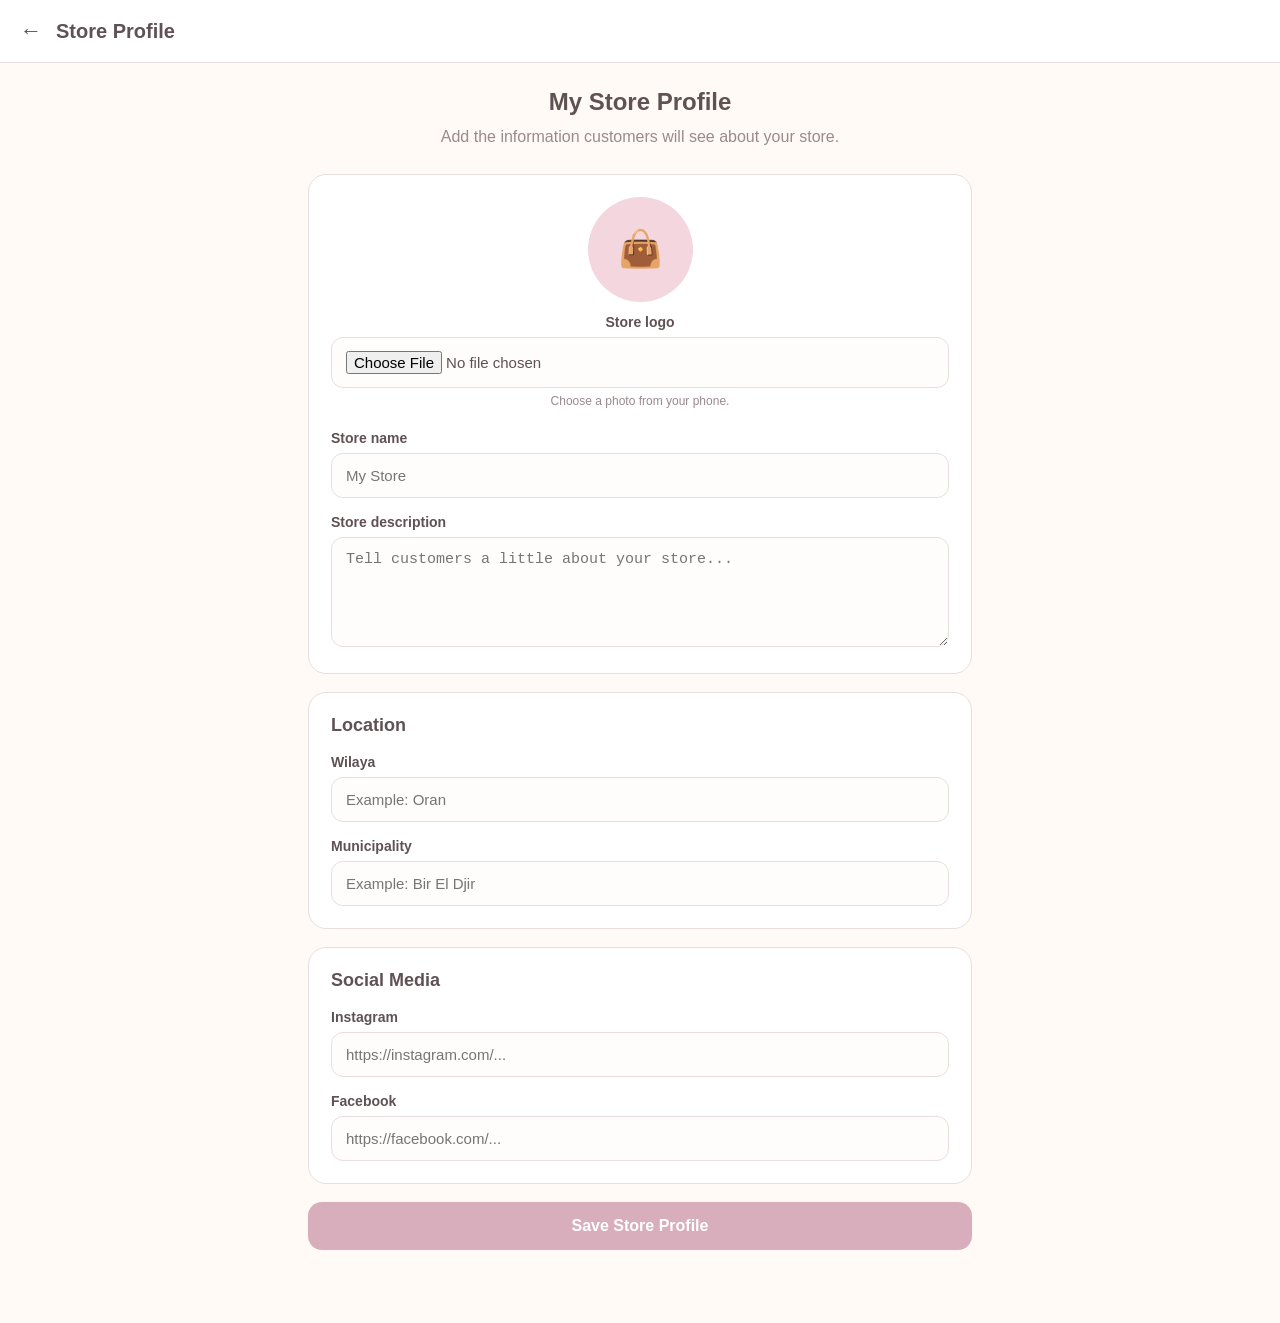
<file: store-profile.html>
<!DOCTYPE html>
<html lang="en">
<head>
    <meta charset="UTF-8">
    <meta name="viewport" content="width=device-width, initial-scale=1.0">

    <title>Store Profile - Leily</title>

    <style>
        :root {
            --pink: #f3d6de;
            --pink-dark: #d9aebc;
            --cream: #fffaf5;
            --white: #ffffff;
            --text: #5f5154;
            --muted: #9a898e;
            --border: #eadde0;
        }

        * {
            box-sizing: border-box;
        }

        body {
            margin: 0;
            font-family: Arial, sans-serif;
            background: var(--cream);
            color: var(--text);
        }

        .topbar {
            display: flex;
            align-items: center;
            gap: 14px;
            padding: 18px 20px;
            background: var(--white);
            border-bottom: 1px solid var(--border);
        }

        .back {
            text-decoration: none;
            color: var(--text);
            font-size: 22px;
        }

        .topbar h1 {
            margin: 0;
            font-size: 20px;
        }

        .container {
            max-width: 700px;
            margin: 0 auto;
            padding: 25px 18px 40px;
        }

        .intro {
            text-align: center;
            margin-bottom: 24px;
        }

        .intro h2 {
            margin: 0 0 8px;
            font-size: 24px;
        }

        .intro p {
            margin: 0;
            color: var(--muted);
            line-height: 1.6;
        }

        .card {
            background: var(--white);
            border: 1px solid var(--border);
            border-radius: 18px;
            padding: 22px;
            margin-bottom: 18px;
        }

        .card h3 {
            margin-top: 0;
            margin-bottom: 18px;
            font-size: 18px;
        }

        .field {
            margin-bottom: 16px;
        }

        .field:last-child {
            margin-bottom: 0;
        }

        label {
            display: block;
            margin-bottom: 7px;
            font-size: 14px;
            font-weight: bold;
        }

        input,
        textarea {
            width: 100%;
            padding: 13px 14px;
            border: 1px solid var(--border);
            border-radius: 12px;
            background: #fffdfb;
            color: var(--text);
            font-size: 15px;
            outline: none;
        }

        input:focus,
        textarea:focus {
            border-color: var(--pink-dark);
        }

        textarea {
            min-height: 110px;
            resize: vertical;
        }

        .hint {
            margin-top: 6px;
            color: var(--muted);
            font-size: 12px;
        }

        .logo-box {
            text-align: center;
            margin-bottom: 22px;
        }

        .logo-preview {
            width: 105px;
            height: 105px;
            margin: 0 auto 12px;
            border-radius: 50%;
            background: var(--pink);
            display: flex;
            align-items: center;
            justify-content: center;
            overflow: hidden;
            color: var(--white);
            font-size: 36px;
        }

        .logo-preview img {
            width: 100%;
            height: 100%;
            object-fit: cover;
        }

        .logo-box input {
            text-align: center;
        }

        .save-btn {
            width: 100%;
            border: none;
            border-radius: 14px;
            padding: 15px;
            background: var(--pink-dark);
            color: white;
            font-size: 16px;
            font-weight: bold;
            cursor: pointer;
        }

        .save-btn:hover {
            opacity: 0.9;
        }

        .message {
            text-align: center;
            margin-top: 13px;
            color: #7d6870;
            font-size: 14px;
            min-height: 20px;
        }
    </style>
</head>

<body>

    <header class="topbar">
        <a href="seller.html" class="back">←</a>
        <h1>Store Profile</h1>
    </header>

    <main class="container">

        <div class="intro">
            <h2>My Store Profile</h2>
            <p>
                Add the information customers will see about your store.
            </p>
        </div>

        <section class="card">

            <div class="logo-box">

                <div class="logo-preview" id="logoPreview">
                    👜
                </div>

                <div class="field">
                    <label for="logoFile">Store logo</label>

                    <input
                        type="file"
                        id="logoFile"
                        accept="image/*"
                    >

                    <div class="hint">
                        Choose a photo from your phone.
                    </div>
                </div>

            </div>

            <div class="field">
                <label for="storeName">Store name</label>

                <input
                    type="text"
                    id="storeName"
                    placeholder="My Store"
                >
            </div>

            <div class="field">
                <label for="description">Store description</label>

                <textarea
                    id="description"
                    placeholder="Tell customers a little about your store..."
                ></textarea>
            </div>

        </section>

        <section class="card">

            <h3>Location</h3>

            <div class="field">
                <label for="wilaya">Wilaya</label>

                <input
                    type="text"
                    id="wilaya"
                    placeholder="Example: Oran"
                >
            </div>

            <div class="field">
                <label for="municipality">Municipality</label>

                <input
                    type="text"
                    id="municipality"
                    placeholder="Example: Bir El Djir"
                >
            </div>

        </section>

        <section class="card">

            <h3>Social Media</h3>

            <div class="field">
                <label for="instagram">Instagram</label>

                <input
                    type="url"
                    id="instagram"
                    placeholder="https://instagram.com/..."
                >
            </div>

            <div class="field">
                <label for="facebook">Facebook</label>

                <input
                    type="url"
                    id="facebook"
                    placeholder="https://facebook.com/..."
                >
            </div>

        </section>

        <button class="save-btn" onclick="saveProfile()">
            Save Store Profile
        </button>

        <div class="message" id="message"></div>

    </main>

    <script>

        const STORAGE_KEY = "leilyStoreProfile";
        const LOGO_STORAGE_KEY = "leilyStoreLogo";


        function loadProfile() {

            const saved = localStorage.getItem(STORAGE_KEY);

            if (saved) {

                try {

                    const profile = JSON.parse(saved);

                    document.getElementById("storeName").value =
                        profile.storeName || "";

                    document.getElementById("description").value =
                        profile.description || "";

                    document.getElementById("wilaya").value =
                        profile.wilaya || "";

                    document.getElementById("municipality").value =
                        profile.municipality || "";

                    document.getElementById("instagram").value =
                        profile.instagram || "";

                    document.getElementById("facebook").value =
                        profile.facebook || "";

                } catch (error) {

                    console.log("Could not load store profile.");

                }
            }


            const savedLogo =
                localStorage.getItem(LOGO_STORAGE_KEY);

            if (savedLogo) {

                showLogo(savedLogo);
            }
        }


        function saveProfile() {

            const profile = {

                storeName:
                    document.getElementById("storeName").value.trim(),

                description:
                    document.getElementById("description").value.trim(),

                wilaya:
                    document.getElementById("wilaya").value.trim(),

                municipality:
                    document.getElementById("municipality").value.trim(),

                instagram:
                    document.getElementById("instagram").value.trim(),

                facebook:
                    document.getElementById("facebook").value.trim()
            };


            localStorage.setItem(
                STORAGE_KEY,
                JSON.stringify(profile)
            );


            const message =
                document.getElementById("message");

            message.textContent =
                "Store profile saved successfully.";


            setTimeout(() => {

                message.textContent = "";

            }, 2500);
        }


        function showLogo(imageData) {

            const preview =
                document.getElementById("logoPreview");

            preview.innerHTML = "";

            const img =
                document.createElement("img");

            img.src = imageData;
            img.alt = "Store logo";

            preview.appendChild(img);
        }


        document
            .getElementById("logoFile")
            .addEventListener("change", function () {

                const file = this.files[0];

                if (!file) return;


                if (!file.type.startsWith("image/")) {

                    alert("Please choose an image.");

                    this.value = "";

                    return;
                }


                const reader = new FileReader();


                reader.onload = function (event) {

                    const imageData =
                        event.target.result;


                    showLogo(imageData);


                    localStorage.setItem(
                        LOGO_STORAGE_KEY,
                        imageData
                    );
                };


                reader.readAsDataURL(file);

            });


        loadProfile();

    </script>

</body>
</html>
</file>
<file: style.css>
:root {
    --pink-50: #fff7f8;
    --pink-100: #fdebed;
    --pink-200: #f8dfe4;
    --pink-300: #efc4cc;
    --pink-400: #d995a3;

    --cream: #fcf8f2;
    --white: #ffffff;

    --text: #292326;
    --muted: #82777b;

    --border: #eee4e4;

    --radius-small: 12px;
    --radius-medium: 18px;
    --radius-large: 28px;

    --shadow: 0 8px 30px rgba(80, 45, 55, 0.06);
}


* {
    box-sizing: border-box;
    margin: 0;
    padding: 0;
}


html {
    scroll-behavior: smooth;
}


body {
    font-family:
        Inter,
        -apple-system,
        BlinkMacSystemFont,
        "Segoe UI",
        sans-serif;

    background: var(--white);
    color: var(--text);

    min-height: 100vh;

    padding-bottom: 80px;
}


button,
input,
select {
    font: inherit;
}


button {
    border: none;
    background: none;
    cursor: pointer;
    color: inherit;
}


/* HEADER */

.top-header {
    height: 78px;

    display: flex;
    align-items: center;

    gap: 30px;

    padding: 0 5%;

    border-bottom: 1px solid var(--border);

    background: rgba(255,255,255,0.94);

    position: sticky;
    top: 0;
    z-index: 50;

    backdrop-filter: blur(15px);
}


.header-left {
    display: flex;
    align-items: center;
}


.logo {
    width: 105px;
    height: auto;
    display: block;
}


.search-container {
    flex: 1;

    max-width: 560px;

    margin: auto;

    height: 44px;

    border-radius: 100px;

    background: var(--pink-50);

    display: flex;
    align-items: center;

    padding: 0 17px;

    border: 1px solid transparent;

    transition: 0.2s;
}


.search-container:focus-within {
    border-color: var(--pink-200);
    background: white;
}


.search-icon {
    font-size: 22px;
    color: var(--muted);
    margin-right: 9px;
}


.search-container input {
    width: 100%;

    border: none;
    outline: none;

    background: transparent;

    color: var(--text);
}


.search-container input::placeholder {
    color: #a79da0;
}


.header-actions {
    display: flex;
    align-items: center;
    gap: 9px;
}


.icon-btn {
    width: 42px;
    height: 42px;

    display: grid;
    place-items: center;

    border-radius: 50%;

    font-size: 22px;

    transition: 0.2s;
}


.icon-btn:hover {
    background: var(--pink-50);
}


.profile-btn {
    display: flex;
    align-items: center;
    gap: 7px;

    padding: 9px 14px;

    border-radius: 100px;

    background: var(--pink-50);

    font-size: 14px;
}


.profile-icon {
    font-size: 20px;
}


.mobile-menu {
    display: none;
}


/* HERO */

.hero {
    margin: 35px 5% 70px;

    min-height: 380px;

    border-radius: var(--radius-large);

    background:
        linear-gradient(
            135deg,
            var(--pink-50),
            var(--cream)
        );

    position: relative;

    overflow: hidden;

    display: flex;
    align-items: center;

    padding: 65px 8%;
}


.hero-content {
    position: relative;
    z-index: 2;

    max-width: 520px;
}


.small-title,
.section-kicker {
    color: var(--pink-400);

    font-size: 13px;

    font-weight: 600;

    letter-spacing: 0.08em;

    text-transform: uppercase;

    margin-bottom: 10px;
}


.hero h1 {
    font-size: clamp(42px, 5vw, 66px);

    line-height: 1.05;

    font-weight: 500;

    letter-spacing: -0.04em;

    margin-bottom: 20px;
}


.hero-description {
    color: var(--muted);

    line-height: 1.7;

    max-width: 430px;

    margin-bottom: 28px;
}


.primary-btn,
.secondary-btn {
    display: inline-flex;
    align-items: center;
    gap: 14px;

    border-radius: 100px;

    padding: 13px 21px;

    transition: 0.2s;
}


.primary-btn {
    background: var(--text);
    color: white;
}


.primary-btn:hover {
    transform: translateY(-2px);
}


.secondary-btn {
    background: white;
    border: 1px solid var(--border);
}


.hero-decoration {
    position: absolute;

    right: 4%;
    top: 0;

    width: 45%;
    height: 100%;
}


.soft-circle {
    position: absolute;

    border-radius: 50%;
}


.circle-one {
    width: 330px;
    height: 330px;

    right: 12%;
    top: 10%;

    background: var(--pink-200);

    opacity: 0.55;
}


.circle-two {
    width: 170px;
    height: 170px;

    right: 55%;
    bottom: -25px;

    background: var(--pink-300);

    opacity: 0.3;
}


/* SECTIONS */

.section {
    margin: 0 5% 75px;
}


.section-header {
    display: flex;
    justify-content: space-between;
    align-items: end;

    margin-bottom: 24px;
}


.section-header h2 {
    font-size: 27px;
    font-weight: 500;
}


.text-btn {
    color: var(--muted);

    display: flex;
    align-items: center;

    gap: 8px;

    font-size: 14px;
}


.text-btn:hover {
    color: var(--text);
}


/* CATEGORIES */

.categories {
    display: flex;

    gap: 12px;

    overflow-x: auto;

    padding-bottom: 7px;

    scrollbar-width: none;
}


.categories::-webkit-scrollbar {
    display: none;
}


.category-card {
    flex: 0 0 auto;

    min-width: 112px;

    padding: 16px 15px;

    border-radius: var(--radius-medium);

    border: 1px solid var(--border);

    background: white;

    display: flex;
    flex-direction: column;
    align-items: center;

    gap: 10px;

    transition: 0.2s;
}


.category-card:hover {
    transform: translateY(-2px);
}


.category-card.active {
    background: var(--pink-100);
    border-color: var(--pink-200);
}


.category-icon {
    width: 43px;
    height: 43px;

    display: grid;
    place-items: center;

    border-radius: 50%;

    background: var(--pink-50);

    font-size: 20px;

    color: var(--pink-400);
}


.category-card span {
    font-size: 13px;
}


/* PRODUCTS */

.products-grid {
    display: grid;

    grid-template-columns:
        repeat(4, minmax(0, 1fr));

    gap: 20px;
}


.product-card {
    min-width: 0;
}


.product-image {
    aspect-ratio: 0.82;

    border-radius: var(--radius-medium);

    background: var(--cream);

    position: relative;

    overflow: hidden;
}


.placeholder-image {
    width: 100%;
    height: 100%;

    display: grid;
    place-items: center;

    color: #b9acae;

    font-size: 13px;

    background:
        linear-gradient(
            145deg,
            #fbf0f1,
            #f8f4ed
        );
}


.save-btn {
    position: absolute;

    top: 13px;
    right: 13px;

    width: 38px;
    height: 38px;

    border-radius: 50%;

    background: rgba(255,255,255,0.9);

    display: grid;
    place-items: center;

    font-size: 21px;

    box-shadow: 0 4px 15px rgba(0,0,0,0.05);

    transition: 0.2s;
}


.save-btn.saved {
    color: var(--pink-400);
}


.product-info {
    padding: 14px 3px;
}


.seller-name {
    font-size: 11px;

    color: var(--muted);

    margin-bottom: 5px;
}


.product-info h3 {
    font-size: 15px;

    font-weight: 500;

    margin-bottom: 11px;
}


.product-bottom {
    display: flex;

    align-items: center;

    justify-content: space-between;
}


.product-bottom strong {
    font-size: 14px;
}


.product-color {
    font-size: 11px;

    color: var(--muted);
}


/* SELLER BANNER */

.seller-banner {
    margin: 10px 5% 80px;

    padding: 45px 6%;

    border-radius: var(--radius-large);

    background: var(--pink-100);

    display: flex;

    justify-content: space-between;

    align-items: center;

    gap: 30px;
}


.seller-banner h2 {
    font-size: 30px;

    font-weight: 500;

    line-height: 1.15;

    margin-bottom: 13px;
}


.seller-banner p:not(.section-kicker) {
    color: var(--muted);

    max-width: 490px;

    line-height: 1.6;
}


/* BOTTOM NAV */

.bottom-nav {
    position: fixed;

    bottom: 0;
    left: 0;
    right: 0;

    height: 66px;

    background: rgba(255,255,255,0.96);

    border-top: 1px solid var(--border);

    display: none;

    z-index: 60;

    backdrop-filter: blur(15px);
}


.nav-item {
    flex: 1;

    display: flex;
    flex-direction: column;

    align-items: center;
    justify-content: center;

    gap: 3px;

    color: var(--muted);
}


.nav-item span {
    font-size: 20px;
}


.nav-item small {
    font-size: 10px;
}


.nav-item.active {
    color: var(--pink-400);
}


/* PANEL */

.overlay {
    position: fixed;

    inset: 0;

    background: rgba(35,25,28,0.25);

    z-index: 80;

    opacity: 0;

    pointer-events: none;

    transition: 0.25s;
}


.overlay.visible {
    opacity: 1;

    pointer-events: auto;
}


.side-panel {
    position: fixed;

    top: 0;
    right: -390px;

    width: min(390px, 90%);

    height: 100vh;

    background: white;

    z-index: 90;

    padding: 25px;

    transition: 0.3s;

    box-shadow: -10px 0 40px rgba(0,0,0,0.08);
}


.side-panel.open {
    right: 0;
}


.close-btn {
    font-size: 30px;

    color: var(--muted);

    float: right;
}


.panel-content {
    padding-top: 60px;
}


.panel-content h2 {
    font-size: 28px;

    font-weight: 500;

    margin-bottom: 30px;
}


.setting-card {
    display: flex;

    align-items: center;

    justify-content: space-between;

    gap: 15px;

    padding: 18px;

    background: var(--pink-50);

    border-radius: var(--radius-medium);

    margin-bottom: 15px;
}


.setting-card strong {
    font-size: 14px;
}


.setting-card p {
    font-size: 12px;

    color: var(--muted);

    margin-top: 4px;
}


.setting-card select {
    border: 1px solid var(--border);

    background: white;

    border-radius: 10px;

    padding: 8px;

    outline: none;
}


.panel-action {
    width: 100%;

    padding: 17px 5px;

    display: flex;

    align-items: center;

    gap: 14px;

    border-bottom: 1px solid var(--border);

    text-align: left;
}


/* RESPONSIVE */

@media (max-width: 900px) {

    .products-grid {
        grid-template-columns:
            repeat(2, minmax(0, 1fr));
    }

    .hero {
        min-height: 340px;
    }

    .hero-decoration {
        opacity: 0.5;
    }

}


@media (max-width: 650px) {

    body {
        padding-bottom: 75px;
    }


    /* MOBILE HEADER */

    .top-header {
        height: 60px;

        padding: 0 16px;

        gap: 10px;

        position: relative;

        z-index: 50;
    }


    .mobile-menu {
        display: grid;
    }


    .logo {
        width: 62px;
        height: auto;
    }


    /* MOBILE SEARCH */

    .search-container {
        order: 3;

        position: fixed;

        top: 69px;

        left: 16px;
        right: 16px;

        max-width: none;

        width: auto;

        z-index: 55;

        height: 44px;
    }


    .top-header {
        margin-bottom: 58px;
    }


    .header-actions {
        margin-left: auto;
    }


    .profile-btn {
        width: 40px;
        height: 40px;

        padding: 0;

        justify-content: center;
    }


    #accountText {
        display: none;
    }


    .hero {
        margin: 20px 16px 50px;

        padding: 45px 28px;

        min-height: 390px;
    }


    .hero h1 {
        font-size: 42px;
    }


    .hero-decoration {
        width: 100%;
        right: -25%;
    }


    .section {
        margin-left: 16px;
        margin-right: 16px;
        margin-bottom: 55px;
    }


    .section-header h2 {
        font-size: 23px;
    }


    .products-grid {
        grid-template-columns:
            repeat(2, minmax(0, 1fr));

        gap: 14px;
    }


    .product-info h3 {
        font-size: 13px;
    }


    .seller-banner {
        margin: 0 16px 40px;

        padding: 32px 25px;

        flex-direction: column;

        align-items: flex-start;
    }


    .seller-banner h2 {
        font-size: 26px;
    }


    .bottom-nav {
        display: flex;
    }

}


@media (max-width: 400px) {

    .products-grid {
        gap: 10px;
    }


    .product-bottom {
        flex-direction: column;

        align-items: flex-start;

        gap: 3px;
    }

}
</file>
